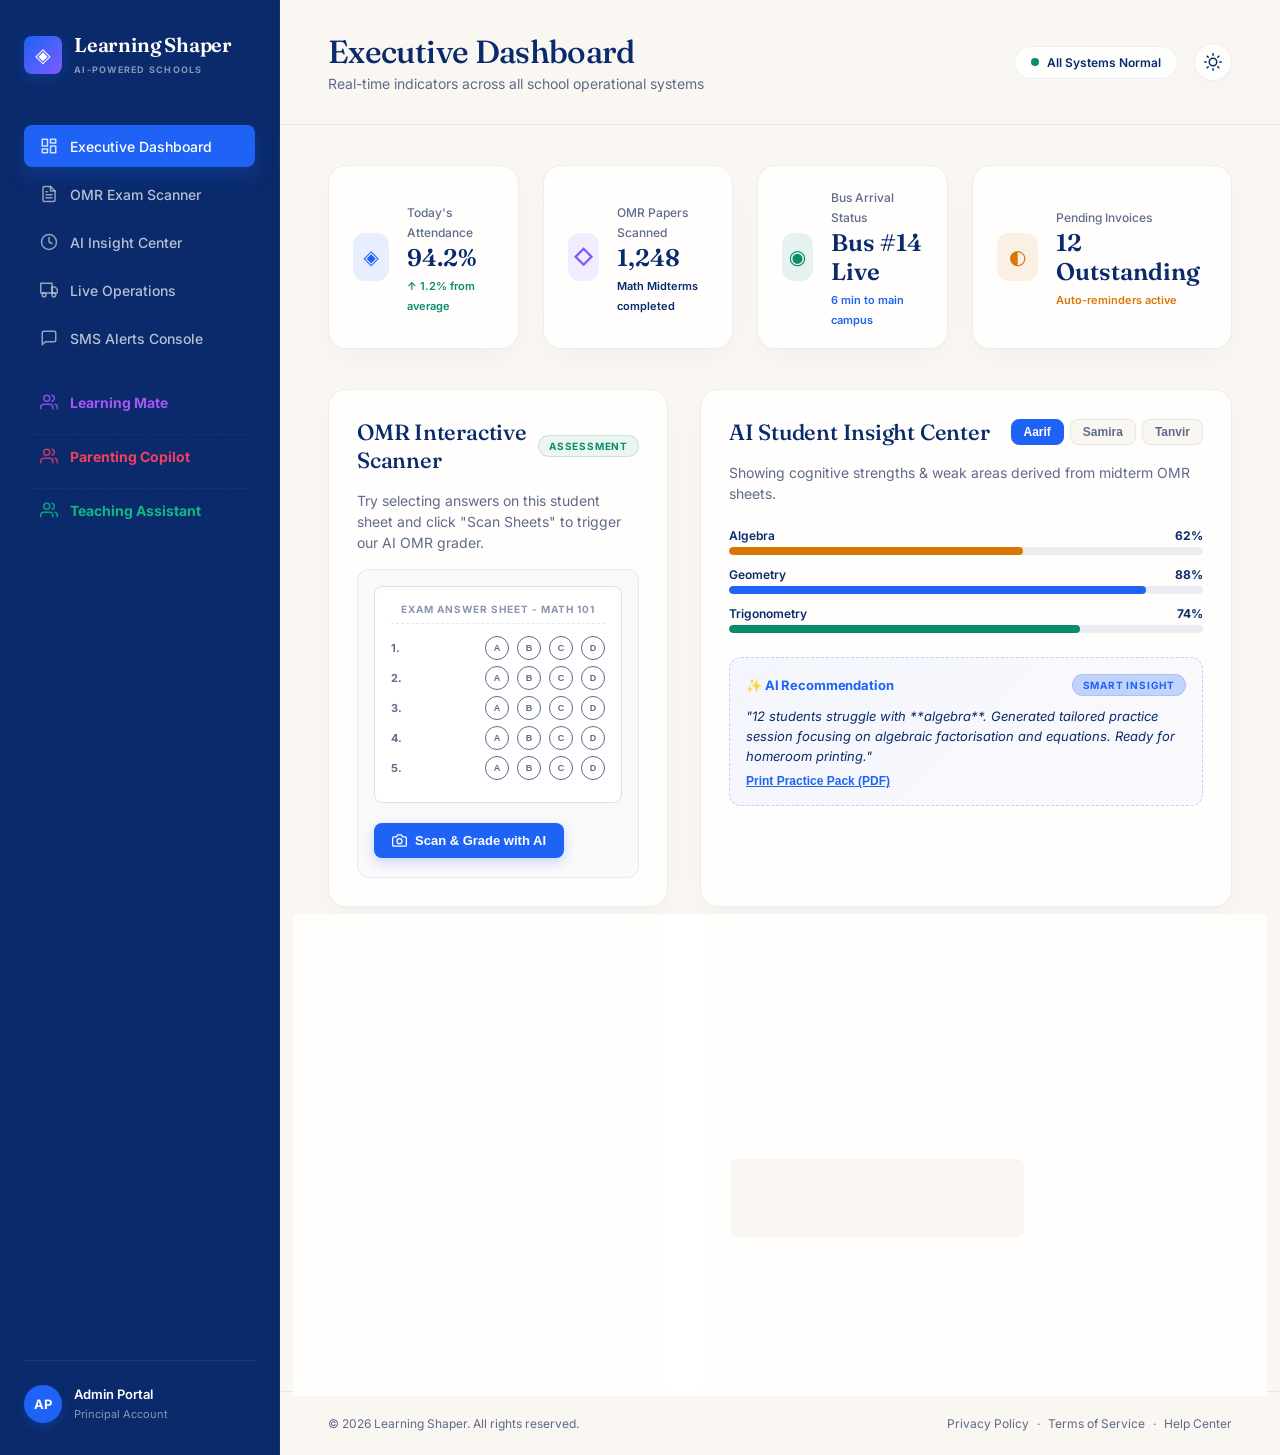
<file: index.html>
<!DOCTYPE html>
<html lang="en">
<head>
  <meta charset="utf-8">
  <meta name="viewport" content="width=device-width, initial-scale=1">
  <title>Learning Shaper — Interactive Demonstration Portal</title>
  
  <!-- Premium Google Fonts -->
  <link rel="preconnect" href="https://fonts.googleapis.com">
  <link rel="preconnect" href="https://fonts.gstatic.com" crossorigin>
  <link href="https://fonts.googleapis.com/css2?family=Fraunces:ital,opsz,wght@0,9..144,300..700;1,9..144,300..700&family=Inter:wght@400;500;600;700&family=JetBrains+Mono:wght@400;500&display=swap" rel="stylesheet">
  
  <!-- Core Design CSS Link -->
  <link rel="stylesheet" href="styles.css">
</head>
<body>

  <!-- Layout Wrapper -->
  <div class="ls-app-layout">
    
    <!-- Sidebar Navigation -->
    <aside class="ls-sidebar">
      <div class="ls-brand">
        <div class="ls-logo-icon">
          <span>◈</span>
        </div>
        <div class="ls-brand-text">
          <h2>Learning Shaper</h2>
          <span>AI-POWERED SCHOOLS</span>
        </div>
      </div>
      
      <nav class="ls-sidebar-menu">
        <a href="#dashboard" class="menu-item active" data-tab="dashboard">
          <svg class="menu-icon" viewBox="0 0 24 24" fill="none" stroke="currentColor" stroke-width="2" stroke-linecap="round" stroke-linejoin="round"><rect x="3" y="3" width="7" height="9"></rect><rect x="14" y="3" width="7" height="5"></rect><rect x="14" y="12" width="7" height="9"></rect><rect x="3" y="16" width="7" height="5"></rect></svg>
          <span>Executive Dashboard</span>
        </a>
        <a href="#omr" class="menu-item" data-tab="omr-tab">
          <svg class="menu-icon" viewBox="0 0 24 24" fill="none" stroke="currentColor" stroke-width="2" stroke-linecap="round" stroke-linejoin="round"><path d="M14 2H6a2 2 0 0 0-2 2v16a2 2 0 0 0 2 2h12a2 2 0 0 0 2-2V8z"></path><polyline points="14 2 14 8 20 8"></polyline><line x1="16" y1="13" x2="8" y2="13"></line><line x1="16" y1="17" x2="8" y2="17"></line><polyline points="10 9 9 9 8 9"></polyline></svg>
          <span>OMR Exam Scanner</span>
        </a>
        <a href="#ai-insights" class="menu-item" data-tab="ai-tab">
          <svg class="menu-icon" viewBox="0 0 24 24" fill="none" stroke="currentColor" stroke-width="2" stroke-linecap="round" stroke-linejoin="round"><path d="M12 22c5.523 0 10-4.477 10-10S17.523 2 12 2 2 6.477 2 12s4.477 10 10 10z"></path><path d="M12 6v6l4 2"></path></svg>
          <span>AI Insight Center</span>
        </a>
        <a href="#operations" class="menu-item" data-tab="ops-tab">
          <svg class="menu-icon" viewBox="0 0 24 24" fill="none" stroke="currentColor" stroke-width="2" stroke-linecap="round" stroke-linejoin="round"><rect x="1" y="3" width="15" height="13"></rect><polygon points="16 8 20 8 23 11 23 16 16 16 16 8"></polygon><circle cx="5.5" cy="18.5" r="2.5"></circle><circle cx="18.5" cy="18.5" r="2.5"></circle></svg>
          <span>Live Operations</span>
        </a>
        <a href="#comms" class="menu-item" data-tab="comms-tab">
          <svg class="menu-icon" viewBox="0 0 24 24" fill="none" stroke="currentColor" stroke-width="2" stroke-linecap="round" stroke-linejoin="round"><path d="M21 15a2 2 0 0 1-2 2H7l-4 4V5a2 2 0 0 1 2-2h14a2 2 0 0 1 2 2z"></path></svg>
          <span>SMS Alerts Console</span>
        </a>
        <a href="./studentapp/index.html" class="menu-item" target="_blank" style="border-top: 1px dashed rgba(30, 99, 245, 0.15); margin-top: 15px; color: #a855f7;">
          <svg class="menu-icon" viewBox="0 0 24 24" fill="none" stroke="#a855f7" stroke-width="2" stroke-linecap="round" stroke-linejoin="round"><path d="M17 21v-2a4 4 0 0 0-4-4H5a4 4 0 0 0-4 4v2"></path><circle cx="9" cy="7" r="4"></circle><path d="M23 21v-2a4 4 0 0 0-3-3.87"></path><path d="M16 3.13a4 4 0 0 1 0 7.75"></path></svg>
          <span style="font-weight: 700;">Learning Mate</span>
        </a>
        <a href="./parentapp/index.html" class="menu-item" target="_blank" style="border-top: 1px dashed rgba(244, 63, 94, 0.15); margin-top: 5px; color: #f43f5e;">
          <svg class="menu-icon" viewBox="0 0 24 24" fill="none" stroke="#f43f5e" stroke-width="2" stroke-linecap="round" stroke-linejoin="round"><path d="M17 21v-2a4 4 0 0 0-4-4H5a4 4 0 0 0-4 4v2"></path><circle cx="9" cy="7" r="4"></circle><path d="M23 21v-2a4 4 0 0 0-3-3.87"></path><path d="M16 3.13a4 4 0 0 1 0 7.75"></path></svg>
          <span style="font-weight: 700;">Parenting Copilot</span>
        </a>
        <a href="./teacherapp/index.html" class="menu-item" target="_blank" style="border-top: 1px dashed rgba(16, 185, 129, 0.15); margin-top: 5px; color: #10b981;">
          <svg class="menu-icon" viewBox="0 0 24 24" fill="none" stroke="#10b981" stroke-width="2" stroke-linecap="round" stroke-linejoin="round"><path d="M17 21v-2a4 4 0 0 0-4-4H5a4 4 0 0 0-4 4v2"></path><circle cx="9" cy="7" r="4"></circle><path d="M23 21v-2a4 4 0 0 0-3-3.87"></path><path d="M16 3.13a4 4 0 0 1 0 7.75"></path></svg>
          <span style="font-weight: 700;">Teaching Assistant</span>
        </a>
      </nav>
      
      <!-- User profile block at bottom of sidebar -->
      <div class="sidebar-footer">
        <div class="user-avatar">AP</div>
        <div class="user-info">
          <h4>Admin Portal</h4>
          <span>Principal Account</span>
        </div>
      </div>
    </aside>
    
    <!-- Main Content Panel -->
    <main class="ls-main">
      
      <!-- Top navbar inside main area -->
      <header class="ls-header">
        <div class="header-left">
          <h1 id="page-title">Executive Dashboard</h1>
          <p class="header-subtitle">Real-time indicators across all school operational systems</p>
        </div>
        <div class="header-right">
          <!-- Status Pill -->
          <div class="status-indicator">
            <span class="pulse-dot"></span>
            <span>All Systems Normal</span>
          </div>
          
          <!-- Mode Switcher -->
          <button class="theme-toggle" id="theme-btn" aria-label="Toggle dark mode">
            <svg class="sun-icon" viewBox="0 0 24 24" fill="none" stroke="currentColor" stroke-width="2" stroke-linecap="round" stroke-linejoin="round"><circle cx="12" cy="12" r="5"></circle><line x1="12" y1="1" x2="12" y2="3"></line><line x1="12" y1="21" x2="12" y2="23"></line><line x1="4.22" y1="4.22" x2="5.64" y2="5.64"></line><line x1="18.36" y1="18.36" x2="19.78" y2="19.78"></line><line x1="1" y1="12" x2="3" y2="12"></line><line x1="21" y1="12" x2="23" y2="12"></line><line x1="4.22" y1="19.78" x2="5.64" y2="18.36"></line><line x1="18.36" y1="5.64" x2="19.78" y2="4.22"></line></svg>
          </button>
        </div>
      </header>
      
      <!-- Tab Content Area -->
      <div class="ls-content">
        
        <!-- ================= EXECUTIVE DASHBOARD TAB ================= -->
        <section id="dashboard" class="tab-pane active">
          
          <!-- Quick Status Cards -->
          <div class="stats-row grid-4">
            <div class="glass-card stat-card">
              <div class="stat-icon" style="background: rgba(30, 99, 245, 0.1); color: #1e63f5;">◈</div>
              <div class="stat-details">
                <span>Today's Attendance</span>
                <h3>94.2%</h3>
                <small class="green-text">↑ 1.2% from average</small>
              </div>
            </div>
            
            <div class="glass-card stat-card">
              <div class="stat-icon" style="background: rgba(124, 92, 255, 0.1); color: #7c5cff;">◇</div>
              <div class="stat-details">
                <span>OMR Papers Scanned</span>
                <h3>1,248</h3>
                <small>Math Midterms completed</small>
              </div>
            </div>
            
            <div class="glass-card stat-card">
              <div class="stat-icon" style="background: rgba(10, 139, 108, 0.1); color: #0a8b6c;">◉</div>
              <div class="stat-details">
                <span>Bus Arrival Status</span>
                <h3>Bus #14 Live</h3>
                <small class="blue-text">6 min to main campus</small>
              </div>
            </div>
            
            <div class="glass-card stat-card">
              <div class="stat-icon" style="background: rgba(217, 119, 6, 0.1); color: #d97706;">◐</div>
              <div class="stat-details">
                <span>Pending Invoices</span>
                <h3>12 Outstanding</h3>
                <small class="amber-text">Auto-reminders active</small>
              </div>
            </div>
          </div>
          
          <!-- Dashboard Layout Grid -->
          <div class="dashboard-grid grid-2">
            
            <!-- Quick OMR Simulator Preview -->
            <div class="glass-card panel-card">
              <div class="card-header">
                <h3>OMR Interactive Scanner</h3>
                <span class="badge">Assessment</span>
              </div>
              <p class="card-desc">Try selecting answers on this student sheet and click "Scan Sheets" to trigger our AI OMR grader.</p>
              
              <div class="mini-omr-container">
                <!-- Mini Bubble sheet preview -->
                <div class="mock-sheet">
                  <div class="sheet-title">EXAM ANSWER SHEET - MATH 101</div>
                  
                  <div class="bubble-rows" id="dashboard-bubble-rows">
                    <!-- Javascript will inject 5 quick rows here -->
                  </div>
                </div>
                
                <div class="omr-action-panel">
                  <button class="primary-btn" id="dash-scan-btn">
                    <svg class="btn-icon" viewBox="0 0 24 24" fill="none" stroke="currentColor" stroke-width="2"><path d="M23 19a2 2 0 0 1-2 2H3a2 2 0 0 1-2-2V8a2 2 0 0 1 2-2h4l2-3h6l2 3h4a2 2 0 0 1 2 2z"></path><circle cx="12" cy="13" r="4"></circle></svg>
                    Scan & Grade with AI
                  </button>
                  <div class="scan-status-indicator hidden" id="dash-scan-status">
                    <div class="spinner"></div>
                    <span>AI shadow correction...</span>
                  </div>
                  <div class="grading-result-alert hidden" id="dash-grading-result">
                    <span class="result-score">Score: <strong id="dash-score-val">8/10</strong></span>
                    <span class="result-ranking">Rank: <strong id="dash-rank-val">#4/35</strong></span>
                  </div>
                </div>
              </div>
            </div>
            
            <!-- AI Insights and Personalized Path -->
            <div class="glass-card panel-card">
              <div class="card-header">
                <h3>AI Student Insight Center</h3>
                <div class="student-select">
                  <button class="select-btn active" data-student="aarif">Aarif</button>
                  <button class="select-btn" data-student="samira">Samira</button>
                  <button class="select-btn" data-student="tanvir">Tanvir</button>
                </div>
              </div>
              <p class="card-desc" id="student-tagline">Showing cognitive strengths & weak areas derived from midterm OMR sheets.</p>
              
              <!-- Topic bars -->
              <div class="topic-bars">
                <div class="topic-bar-group">
                  <div class="bar-header">
                    <span>Algebra</span>
                    <strong class="bar-percent" id="bar-algebra-val">62%</strong>
                  </div>
                  <div class="bar-track">
                    <div class="bar-fill amber" id="bar-algebra" style="width: 62%;"></div>
                  </div>
                </div>
                
                <div class="topic-bar-group">
                  <div class="bar-header">
                    <span>Geometry</span>
                    <strong class="bar-percent" id="bar-geometry-val">88%</strong>
                  </div>
                  <div class="bar-track">
                    <div class="bar-fill blue" id="bar-geometry" style="width: 88%;"></div>
                  </div>
                </div>
                
                <div class="topic-bar-group">
                  <div class="bar-header">
                    <span>Trigonometry</span>
                    <strong class="bar-percent" id="bar-trig-val">74%</strong>
                  </div>
                  <div class="bar-track">
                    <div class="bar-fill green" id="bar-trig" style="width: 74%;"></div>
                  </div>
                </div>
              </div>
              
              <!-- AI Practice Plan Recommendation -->
              <div class="ai-box">
                <div class="ai-box-header">
                  <div class="ai-stars">✨ AI Recommendation</div>
                  <span class="badge secondary" id="insight-badge">Smart Insight</span>
                </div>
                <div class="ai-box-body">
                  <p id="ai-plan-text">"12 students struggle with **algebra**. Generated tailored practice session focusing on algebraic factorisation and equations. Ready for homeroom printing."</p>
                  <button class="text-link-btn" id="generate-pdf-plan">Print Practice Pack (PDF)</button>
                </div>
              </div>
            </div>
            
            <!-- Live Operations: Bus Tracker -->
            <div class="glass-card panel-card">
              <div class="card-header">
                <h3>Transport & Fleet Operations</h3>
                <span class="badge live">Live</span>
              </div>
              <p class="card-desc">Simulated tracker showing GPS positioning of school vehicles. Watch **Bus #14** transition back to campus.</p>
              
              <div class="live-map-container">
                <!-- SVG animated bus route -->
                <div class="map-graphics">
                  <!-- Road Dotted Path -->
                  <svg width="100%" height="150" style="position: absolute; overflow: visible;">
                    <defs>
                      <linearGradient id="routeGrad" x1="0%" y1="0%" x2="100%" y2="0%">
                        <stop offset="0%" stop-color="#1e63f5" stop-opacity="0.1" />
                        <stop offset="100%" stop-color="#1e63f5" stop-opacity="0.9" />
                      </linearGradient>
                    </defs>
                    
                    <!-- Dotted map roads -->
                    <path class="map-road-bg" d="M 20,75 Q 160,10 300,90 T 580,60" fill="none" stroke="#e1e6f0" stroke-width="6" stroke-linecap="round"></path>
                    <path class="map-road" id="bus-route-path" d="M 20,75 Q 160,10 300,90 T 580,60" fill="none" stroke="url(#routeGrad)" stroke-width="4" stroke-dasharray="8,5" stroke-linecap="round"></path>
                    
                    <!-- Animated bus dot -->
                    <circle class="animated-bus-dot" id="map-bus-dot" r="8" fill="#1e63f5" filter="drop-shadow(0 4px 6px rgba(30,99,245,0.4))"></circle>
                  </svg>
                  
                  <!-- Place markers overlay -->
                  <div class="map-marker source" style="left: 10px; top: 60px;">
                    <div class="marker-dot"></div>
                    <span>Dhanmondi Stop</span>
                  </div>
                  
                  <div class="map-marker middle" style="left: 285px; top: 75px;">
                    <div class="marker-dot"></div>
                    <span>Flyover Junction</span>
                  </div>
                  
                  <div class="map-marker destination" style="right: 15px; top: 45px;">
                    <div class="marker-dot animated"></div>
                    <span>Main School Campus</span>
                  </div>
                  
                  <!-- Floating tracker details card -->
                  <div class="map-floating-overlay">
                    <div class="overlay-row">
                      <div class="overlay-label">ACTIVE BUS:</div>
                      <div class="overlay-value bold">Bus #14 (Route A)</div>
                    </div>
                    <div class="overlay-row">
                      <div class="overlay-label">ETA:</div>
                      <div class="overlay-value bold green-text" id="bus-eta">5 mins</div>
                    </div>
                    <div class="overlay-row">
                      <div class="overlay-label">SPEED:</div>
                      <div class="overlay-value">34 km/h</div>
                    </div>
                  </div>
                </div>
              </div>
            </div>
            
            <!-- SMS Alerts & Messaging Desk -->
            <div class="glass-card panel-card">
              <div class="card-header">
                <h3>Parent Communication Desk</h3>
                <span class="badge">Messaging</span>
              </div>
              <p class="card-desc">Instantly dispatch customized notifications to parent databases based on real-time triggers.</p>
              
              <div class="sms-portal-grid">
                <div class="sms-composer">
                  <div class="composer-field">
                    <label for="sms-template-select">Select Template:</label>
                    <select id="sms-template-select">
                      <option value="attendance">Daily Absent Alert (Automatic)</option>
                      <option value="exam">OMR Math Exam Results Published</option>
                      <option value="fees">Invoice & Tuition Outstanding Reminders</option>
                    </select>
                  </div>
                  
                  <div class="composer-field">
                    <label for="sms-body">Message Content Preview:</label>
                    <textarea id="sms-body" readonly class="sms-textarea">Dear Parent, your child Aarif was absent for homeroom class at 9:00 AM on 2026-05-22. Please contact the coordinator if you have any questions.</textarea>
                  </div>
                  
                  <button class="primary-btn wide" id="send-sms-btn">
                    <svg class="btn-icon" viewBox="0 0 24 24" fill="none" stroke="currentColor" stroke-width="2"><line x1="22" y1="2" x2="11" y2="13"></line><polygon points="22 2 15 22 11 13 2 9 22 2"></polygon></svg>
                    Send Instant SMS Alert
                  </button>
                </div>
                
                <div class="sms-logs-container">
                  <div class="logs-header">COMMUNICATION LOGGER</div>
                  <div class="logs-body" id="sms-logs">
                    <div class="log-entry">
                      <span class="log-time">12:20 PM</span>
                      <span class="log-type fees">FEE</span>
                      <span class="log-msg">Tuition invoice auto-reminder sent to 48 parents.</span>
                    </div>
                    <div class="log-entry">
                      <span class="log-time">09:15 AM</span>
                      <span class="log-type attendance">ATTENDANCE</span>
                      <span class="log-msg">Absentee SMS sent to Aarif's guardian (+88017******22)</span>
                    </div>
                  </div>
                </div>
              </div>
            </div>
            
          </div>
        </section>
        
        <!-- ================= FULL OMR EXAM SCANNER TAB ================= -->
        <section id="omr-tab" class="tab-pane">
          <div class="glass-card panel-card">
            <div class="card-header">
              <h2>Interactive OMR Exam Scanner Simulator</h2>
              <span class="badge">Assessment</span>
            </div>
            <p class="card-desc">This tab represents a dedicated assessment control suite. Bubble in answers manually, click "Batch Grade Sheets", and observe the AI model resolve shadows, skewed angles, and ambiguous marks in real-time before publishing results.</p>
            
            <div class="omr-suite-layout">
              <!-- Interactive Bubble sheet -->
              <div class="full-bubble-sheet">
                <div class="sheet-header">
                  <h3>OMR ANSWER SHEET</h3>
                  <div class="sheet-meta">
                    <div><strong>TERM:</strong> MID-TERM EXAM</div>
                    <div><strong>SUBJECT:</strong> MATHEMATICS (CLASS 10)</div>
                  </div>
                </div>
                
                <div class="sheet-bubble-grid" id="full-bubble-grid">
                  <!-- Javascript will inject 15 questions here -->
                </div>
                
                <div class="sheet-footer">
                  <button class="secondary-btn" id="randomize-bubbles">Generate Random Answers</button>
                  <button class="secondary-btn" id="clear-bubbles">Reset Sheet</button>
                </div>
              </div>
              
              <!-- Grading Side Control Panel -->
              <div class="omr-control-panel">
                <div class="glass-card sub-panel">
                  <h4>AI OCR Parameters</h4>
                  
                  <div class="slider-control">
                    <label>Shadow Correction Intensity: <strong>85%</strong></label>
                    <div class="mock-slider"><div class="slider-fill" style="width: 85%;"></div></div>
                  </div>
                  
                  <div class="slider-control">
                    <label>Bubble Detection Sensitivity: <strong>92%</strong></label>
                    <div class="mock-slider"><div class="slider-fill" style="width: 92%;"></div></div>
                  </div>
                  
                  <div class="options-group">
                    <label class="checkbox-container">
                      <input type="checkbox" checked disabled>
                      <span class="checkmark"></span>
                      Auto-shadow Removal
                    </label>
                    <label class="checkbox-container">
                      <input type="checkbox" checked disabled>
                      <span class="checkmark"></span>
                      Ambiguity Conflict Flagging
                    </label>
                    <label class="checkbox-container">
                      <input type="checkbox" checked disabled>
                      <span class="checkmark"></span>
                      Bilingual Bangla Labels
                    </label>
                  </div>
                </div>
                
                <div class="glass-card sub-panel scan-action-card">
                  <h4>Operations Execution</h4>
                  <button class="primary-btn wide large" id="full-scan-btn">
                    Execute Bulk AI Scan
                  </button>
                  
                  <div class="scan-progress-bar hidden" id="full-scan-progress">
                    <div class="progress-info">
                      <span id="scan-progress-stage">Resolving skewed angles...</span>
                      <span id="scan-progress-percent">40%</span>
                    </div>
                    <div class="progress-track"><div class="progress-fill" id="full-progress-fill" style="width: 40%;"></div></div>
                  </div>
                  
                  <div class="detailed-results hidden" id="full-scan-results">
                    <h4>Grading Execution Report</h4>
                    <table class="results-table">
                      <tr>
                        <td>Total Questions</td>
                        <td class="bold">15</td>
                      </tr>
                      <tr>
                        <td>Correct Answers</td>
                        <td class="bold green-text" id="correct-count">12</td>
                      </tr>
                      <tr>
                        <td>Incorrect Answers</td>
                        <td class="bold red-text" id="incorrect-count">3</td>
                      </tr>
                      <tr>
                        <td>Unanswered/Flagged</td>
                        <td class="bold amber-text" id="flagged-count">0</td>
                      </tr>
                      <tr class="highlight-row">
                        <td>Grade Performance</td>
                        <td class="bold blue-text" id="grade-percent">80.0% (A-)</td>
                      </tr>
                    </table>
                    
                    <button class="primary-btn wide secondary" id="push-sms-results-btn">
                      Broadcast Marks via SMS
                    </button>
                  </div>
                </div>
              </div>
            </div>
          </div>
        </section>
        
        <!-- ================= FULL AI INSIGHT TAB ================= -->
        <section id="ai-tab" class="tab-pane">
          <div class="glass-card panel-card">
            <div class="card-header">
              <h2>Cognitive AI Analytics Center</h2>
              <span class="badge primary">AI Layer</span>
            </div>
            
            <div class="ai-analytics-layout">
              <!-- Cognitive Profiler Side -->
              <div class="profiler-card glass-card">
                <div class="profile-header">
                  <div class="profile-large-avatar" id="ai-profile-avatar">AA</div>
                  <div class="profile-title">
                    <h3 id="ai-profile-name">Aarif Al-Masoom</h3>
                    <span id="ai-profile-class">Class 10 · Roll #04</span>
                  </div>
                </div>
                
                <div class="cognitive-radar-visual">
                  <!-- A beautiful geometric graphic representing cognitive skills -->
                  <div class="radar-box">
                    <div class="radar-circle size-3"></div>
                    <div class="radar-circle size-2"></div>
                    <div class="radar-circle size-1"></div>
                    <!-- Diagonal spokes -->
                    <div class="radar-spoke angle-1"></div>
                    <div class="radar-spoke angle-2"></div>
                    <div class="radar-spoke angle-3"></div>
                    
                    <!-- Highlighted Area Map using SVG -->
                    <svg class="radar-poly-svg" viewBox="0 0 200 200">
                      <polygon class="radar-poly" id="radar-poly-points" points="100,60 160,85 140,150 70,130 50,90" />
                    </svg>
                    
                    <span class="radar-label label-top">Logic</span>
                    <span class="radar-label label-right">Calculation</span>
                    <span class="radar-label label-bottom-right">Spatial</span>
                    <span class="radar-label label-bottom-left">Memory</span>
                    <span class="radar-label label-left">Curiosity</span>
                  </div>
                </div>
              </div>
              
              <!-- Cohort and Practice Plan Column -->
              <div class="cohort-insights-col">
                <div class="glass-card sub-panel">
                  <h4>Cohort Knowledge Gap (Math Section B)</h4>
                  <p class="small-text">Aggregated cohort vulnerabilities computed from all section midterm answer sheets.</p>
                  
                  <div class="gap-indicator-list">
                    <div class="gap-item alert-high">
                      <div class="gap-icon">⚠️</div>
                      <div class="gap-info">
                        <strong>Quadratics (High Risk)</strong>
                        <span>18 students scored below 50% criteria.</span>
                      </div>
                      <button class="primary-btn compact generate-lesson-btn" data-topic="quadratics">Plan Lesson</button>
                    </div>
                    
                    <div class="gap-item alert-medium">
                      <div class="gap-icon">📈</div>
                      <div class="gap-info">
                        <strong>Trigonometric Identities</strong>
                        <span>Class average down 8% from last term.</span>
                      </div>
                      <button class="primary-btn compact generate-lesson-btn" data-topic="trigonometry">Plan Lesson</button>
                    </div>
                  </div>
                </div>
                
                <div class="glass-card sub-panel ai-plan-card">
                  <div class="ai-spark-header">
                    <h4>✨ Dynamic AI Lesson Generator</h4>
                    <span class="badge premium">PRO</span>
                  </div>
                  
                  <div class="generator-input-row" id="gen-controls-row">
                    <select id="lesson-topic-select">
                      <option value="quadratics">Quadratic Equations & Roots</option>
                      <option value="trigonometry">Trigonometric Identities & Sine Rule</option>
                      <option value="algebra">Algebraic Polynomial Factorisation</option>
                    </select>
                    <button class="primary-btn" id="generate-lesson-btn">Generate Plan</button>
                  </div>
                  
                  <!-- Dynamic Output panel -->
                  <div class="generated-lesson-output" id="lesson-output-box">
                    <div class="placeholder-msg">Select a cohort gap topic above and click generate to run the AI curriculum planner.</div>
                  </div>
                </div>
              </div>
            </div>
          </div>

          <!-- Productivity Analytics Hub Widget -->
          <div class="glass-card panel-card" style="margin-top: 24px;" id="dashboardProductivityHub">
            <div class="card-header">
              <h2>Productivity & Focus Analytics Hub</h2>
              <span class="badge premium">Study Focus Ecosystem</span>
            </div>
            
            <!-- Real-time KPIs grid -->
            <div style="display: grid; grid-template-columns: repeat(3, 1fr); gap: 16px; margin-bottom: 20px;">
              <div class="glass-card sub-panel" style="padding: 12px; text-align: center; background: rgba(255,255,255,0.02); border-color: rgba(255,255,255,0.08);">
                <span style="font-size: 10px; color: var(--text-muted); text-transform: uppercase; font-weight: 700;">School-Wide Focus Hours</span>
                <h3 style="font-size: 22px; color: var(--accent-green); margin: 6px 0 0 0; display: flex; align-items: center; justify-content: center; gap: 4px;" id="dashFocusHours">
                  <span>248.5 hrs</span>
                  <span style="font-size: 12px; color: var(--accent-green);">↑</span>
                </h3>
              </div>
              <div class="glass-card sub-panel" style="padding: 12px; text-align: center; background: rgba(255,255,255,0.02); border-color: rgba(255,255,255,0.08);">
                <span style="font-size: 10px; color: var(--text-muted); text-transform: uppercase; font-weight: 700;">Active Focus Lockdowns</span>
                <h3 style="font-size: 22px; color: var(--accent-rose); margin: 6px 0 0 0; display: flex; align-items: center; justify-content: center; gap: 6px;" id="dashActiveFocuses">
                  <span id="dashActiveFocusCount">0</span>
                  <span style="display: none; width: 8px; height: 8px; background: var(--error-color); border-radius: 50%; box-shadow: 0 0 8px var(--error-color); animation: pulseRed 1s infinite;" id="dashFocusPulseDot"></span>
                </h3>
              </div>
              <div class="glass-card sub-panel" style="padding: 12px; text-align: center; background: rgba(255,255,255,0.02); border-color: rgba(255,255,255,0.08);">
                <span style="font-size: 10px; color: var(--text-muted); text-transform: uppercase; font-weight: 700;">Average Streaks</span>
                <h3 style="font-size: 22px; color: #f59e0b; margin: 6px 0 0 0;" id="dashFocusStreak">5.4 Days</h3>
              </div>
            </div>

            <!-- Active focused student list -->
            <div class="glass-card sub-panel" style="padding: 16px; background: rgba(0,0,0,0.1); border-color: rgba(255,255,255,0.05);">
              <h4 style="margin: 0 0 12px 0; font-size: 13px; font-weight: 700; color: #fff; display: flex; align-items: center; gap: 8px;">
                <span>Actively Focused Students</span>
                <span style="font-size: 9px; padding: 2px 6px; background: rgba(239, 68, 68, 0.15); color: #ef4444; border-radius: 20px; font-weight: 800; border: 1px solid rgba(239, 68, 68, 0.25); display: none;" id="dashLockdownBadge">Lockdown Console Active</span>
              </h4>
              
              <div id="dashActiveStudentsListContainer">
                <!-- Placeholder / Empty state -->
                <div id="dashActiveStudentsPlaceholder" style="text-align: center; padding: 20px; color: var(--text-muted); font-size: 12px;">
                  <span style="font-size: 20px; display: block; margin-bottom: 6px;">⏳</span>
                  No students are currently in active focus lockdown. Start the Pomodoro timer in the Learning Mate app to see live streams.
                </div>
                
                <!-- Live row (initially hidden) -->
                <div id="dashActiveStudentRow" style="display: none; align-items: center; justify-content: space-between; background: rgba(255,255,255,0.02); border: 1px solid rgba(255,255,255,0.05); padding: 12px 16px; border-radius: 12px;">
                  <div style="display: flex; align-items: center; gap: 12px;">
                    <div style="width: 36px; height: 36px; border-radius: 50%; background: linear-gradient(135deg, var(--accent-color), var(--primary)); display: flex; align-items: center; justify-content: center; font-weight: bold; color: #fff; font-size: 14px; position: relative;">
                      <span>AA</span>
                      <span style="position: absolute; bottom: -2px; right: -2px; width: 12px; height: 12px; border-radius: 50%; background: var(--error-color); border: 2px solid #111e3b;" id="dashRosterFlameBadge">🔥</span>
                    </div>
                    <div>
                      <h4 style="margin: 0; font-size: 13px; font-weight: 700; color: #fff;">Aarif Al-Masoom</h4>
                      <p style="margin: 3px 0 0 0; font-size: 11px; color: var(--text-muted);" id="dashActiveStudentTask">Task: Factoring Quadratics</p>
                    </div>
                  </div>
                  
                  <div style="display: flex; align-items: center; gap: 16px;">
                    <!-- SVG Countdown Timer -->
                    <div style="position: relative; width: 36px; height: 36px; display: flex; align-items: center; justify-content: center;">
                      <svg viewBox="0 0 36 36" style="width: 100%; height: 100%; transform: rotate(-90deg);">
                        <circle cx="18" cy="18" r="16" fill="none" stroke="rgba(255, 255, 255, 0.05)" stroke-width="2.5"></circle>
                        <circle cx="18" cy="18" r="16" fill="none" stroke="var(--accent-color)" stroke-width="2.5" stroke-dasharray="100.53" stroke-dashoffset="0" id="dashFocusRingOffset" style="transition: stroke-dashoffset 0.3s;"></circle>
                      </svg>
                      <span style="position: absolute; font-size: 9px; font-weight: 800; color: #fff;" id="dashFocusTimeText">25:00</span>
                    </div>
                    
                    <span style="padding: 4px 10px; border-radius: 20px; font-size: 9px; font-weight: 800; background: rgba(245, 158, 11, 0.15); color: #f59e0b; border: 1px solid rgba(245, 158, 11, 0.25);" id="dashActiveStudentStatus">Work Session</span>
                  </div>
                </div>
              </div>
            </div>
            
            <style>
              @keyframes pulseRed {
                0% { transform: scale(0.85); box-shadow: 0 0 4px rgba(239, 68, 68, 0.5); }
                100% { transform: scale(1.15); box-shadow: 0 0 10px rgba(239, 68, 68, 0.9); }
              }
            </style>
          </div>

          <!-- PrepCast Engagement Hub -->
          <div class="glass-card panel-card" style="margin-top: 24px;">
            <div class="card-header">
              <h2>PrepCast Engagement Center</h2>
              <span class="badge primary">Audio Study Analytics</span>
            </div>
            
            <div style="display: grid; grid-template-columns: repeat(4, 1fr); gap: 16px; margin-bottom: 20px;">
              <div class="glass-card sub-panel" style="padding: 12px; text-align: center; background: rgba(255,255,255,0.02);">
                <span style="font-size: 10px; color: var(--text-muted); text-transform: uppercase; font-weight: 700;">Active Listeners</span>
                <h3 style="font-size: 22px; color: var(--primary); margin: 6px 0 0 0;" id="dashActiveListeners">124</h3>
              </div>
              <div class="glass-card sub-panel" style="padding: 12px; text-align: center; background: rgba(255,255,255,0.02);">
                <span style="font-size: 10px; color: var(--text-muted); text-transform: uppercase; font-weight: 700;">Avg Prep Check Score</span>
                <h3 style="font-size: 22px; color: var(--accent-green); margin: 6px 0 0 0;" id="dashRetentionScore">87.5%</h3>
              </div>
              <div class="glass-card sub-panel" style="padding: 12px; text-align: center; background: rgba(255,255,255,0.02);">
                <span style="font-size: 10px; color: var(--text-muted); text-transform: uppercase; font-weight: 700;">Avg Speed Rate</span>
                <h3 style="font-size: 22px; color: #f59e0b; margin: 6px 0 0 0;" id="dashSpeedRate">1.25x</h3>
              </div>
              <div class="glass-card sub-panel" style="padding: 12px; text-align: center; background: rgba(255,255,255,0.02);">
                <span style="font-size: 10px; color: var(--text-muted); text-transform: uppercase; font-weight: 700;">Total XP Disbursed</span>
                <h3 style="font-size: 22px; color: var(--accent-rose); margin: 6px 0 0 0;" id="dashTotalXp">+4,250 XP</h3>
              </div>
            </div>

            <div class="glass-card sub-panel" style="padding: 16px; background: rgba(0,0,0,0.1);">
              <h4 style="margin: 0 0 12px 0; font-size: 14px; font-weight: 700; color: #fff;">Trending Preparation PrepCast Tracks</h4>
              <div style="overflow-x: auto;">
                <table style="width: 100%; border-collapse: collapse; text-align: left; font-size: 12px; color: var(--text-main);">
                  <thead>
                    <tr style="border-bottom: 2px solid rgba(255,255,255,0.1); color: var(--text-muted); font-weight: 700;">
                      <th style="padding: 10px 12px;">Episode Title</th>
                      <th style="padding: 10px 12px;">Subject</th>
                      <th style="padding: 10px 12px;">Difficulty</th>
                      <th style="padding: 10px 12px;">Author</th>
                      <th style="padding: 10px 12px; text-align: right;">Total Listens</th>
                    </tr>
                  </thead>
                  <tbody id="dashPodcastsTableBody">
                    <!-- Dynamic rendering from localStorage -->
                  </tbody>
                </table>
              </div>
            </div>
          </div>

        </section>
        
        <!-- ================= FULL OPERATIONS TAB ================= -->
        <section id="ops-tab" class="tab-pane">
          <div class="glass-card panel-card">
            <div class="card-header">
              <h2>Operations & Campus Logistics</h2>
              <span class="badge live">Live now</span>
            </div>
            
            <div class="ops-layout-grid grid-2">
              <div class="glass-card sub-panel">
                <h4>Today's Real-time Attendance Console</h4>
                <p class="card-desc">Continuous automatic synchronization with student entry gate terminals.</p>
                
                <div class="attendance-ring-analytics">
                  <div class="donut-chart-box">
                    <svg class="donut-chart" viewBox="0 0 100 100">
                      <circle class="donut-ring" cx="50" cy="50" r="40" fill="transparent" stroke="#e1e6f0" stroke-width="8"></circle>
                      <circle class="donut-segment" cx="50" cy="50" r="40" fill="transparent" stroke="#1e63f5" stroke-width="8" stroke-dasharray="236.8 251.2" stroke-dashoffset="0"></circle>
                    </svg>
                    <div class="donut-center">
                      <h3>94.2%</h3>
                      <span>Present</span>
                    </div>
                  </div>
                  
                  <div class="donut-labels">
                    <div class="d-label">
                      <span class="color-dot present"></span>
                      <div>
                        <strong>1,247 Present</strong>
                        <span>Auto-scanned at RFID gates</span>
                      </div>
                    </div>
                    
                    <div class="d-label">
                      <span class="color-dot absent"></span>
                      <div>
                        <strong>77 Absent</strong>
                        <span>12 Parent notifications sent</span>
                      </div>
                    </div>
                  </div>
                </div>
              </div>
              
              <div class="glass-card sub-panel">
                <h4>Live Transport Fleet Monitor</h4>
                <p class="card-desc">Active tracking of bus routes. Parents receive alerts when buses cross 1km threshold boundaries.</p>
                
                <div class="transport-routes-list">
                  <div class="route-card active">
                    <div class="route-left">
                      <div class="route-bus-number">BUS #14</div>
                      <div class="route-details">
                        <strong>Dhanmondi Express</strong>
                        <span id="route-bus-desc">Approaching Main Campus gate.</span>
                      </div>
                    </div>
                    <div class="route-right">
                      <div class="eta-pill" id="route-eta-val">5 min</div>
                      <span class="ping-signal"></span>
                    </div>
                  </div>
                  
                  <div class="route-card">
                    <div class="route-left">
                      <div class="route-bus-number inactive">BUS #08</div>
                      <div class="route-details">
                        <strong>Uttara Shuttler</strong>
                        <span>Parked. Morning shifts completed.</span>
                      </div>
                    </div>
                    <div class="route-right">
                      <div class="eta-pill inactive">Offline</div>
                    </div>
                  </div>
                </div>
              </div>
            </div>
          </div>
        </section>
        
        <!-- ================= FULL COMMS TAB ================= -->
        <section id="comms-tab" class="tab-pane">
          <div class="glass-card panel-card">
            <div class="card-header">
              <h2>Parent-Teacher SMS Broadcasting Suite</h2>
              <span class="badge">Communications</span>
            </div>
            <p class="card-desc">Trigger SMS communications across classrooms. Select recipients, load message logs, or send bulk broadcasts based on academic benchmarks.</p>
            
            <div class="comms-layout-grid">
              <div class="comms-composer-side glass-card">
                <h4>Dispatch New Broadcast</h4>
                
                <div class="form-row">
                  <label>Recipient Target Group:</label>
                  <select id="comms-recipient-select">
                    <option value="class10">Class 10 (Guardians of 35 Students)</option>
                    <option value="failures">Guardians of Students Scoring Below 50%</option>
                    <option value="all">Entire Student Directory (1,247 Guardians)</option>
                  </select>
                </div>
                
                <div class="form-row">
                  <label>Alert Title & Trigger:</label>
                  <select id="comms-trigger-select">
                    <option value="custom">Manual General Broadcast</option>
                    <option value="report">Midterm Report Cards Dispatched</option>
                    <option value="holiday">Urgent Campus Holiday Announcement</option>
                  </select>
                </div>
                
                <div class="form-row">
                  <label>Message Content:</label>
                  <textarea class="sms-textarea large" id="comms-sms-body">Dear Parent, we have completed scanning of Class 10 Mathematics Midterms. The digital grade cards are now accessible in your parent app portal. Average: 74.2%.</textarea>
                </div>
                
                <button class="primary-btn wide large" id="comms-dispatch-btn">
                  Launch Broadcast Queue
                </button>
              </div>
              
              <div class="comms-log-side glass-card">
                <h4>Broadcast Queue & SMS Logs</h4>
                <div class="comms-status-bar">
                  <span>API Status: <strong class="green-text">CONNECTED (TeleTalk gateway)</strong></span>
                  <span>Balance: <strong>৳2,482.40</strong></span>
                </div>
                
                <div class="full-logs-list" id="comms-full-logs">
                  <div class="log-entry">
                    <span class="log-time">12:20 PM</span>
                    <span class="log-type fees">FEE</span>
                    <span class="log-msg">Outstanding tuition auto-reminders processed for 48 accounts. Delivery Rate: 100%.</span>
                  </div>
                  <div class="log-entry">
                    <span class="log-time">09:15 AM</span>
                    <span class="log-type attendance">ABSENT</span>
                    <span class="log-msg">Class B homeroom absences dispatched to 12 guardians. Delivery Rate: 91.6%</span>
                  </div>
                  <div class="log-entry">
                    <span class="log-time">Yesterday</span>
                    <span class="log-type notice">NOTICE</span>
                    <span class="log-msg">General SMS alert: "Sports Day Schedule Updated" sent to 1,247 accounts.</span>
                  </div>
                </div>
              </div>
            </div>
          </div>
        </section>
        
      </div>
      
      <!-- Premium App Footer -->
      <footer class="ls-footer">
        <p>© <span id="current-year">2026</span> Learning Shaper. All rights reserved.</p>
        <div class="footer-links">
          <a href="#">Privacy Policy</a>
          <span>·</span>
          <a href="#">Terms of Service</a>
          <span>·</span>
          <a href="#">Help Center</a>
        </div>
      </footer>
      
    </main>
    
  </div>

  <!-- Toast Notification System -->
  <div class="toast-container" id="toast-holder"></div>

  <!-- Javascript Core Files -->
  <script src="app.js" defer></script>
</body>
</html>
</file>
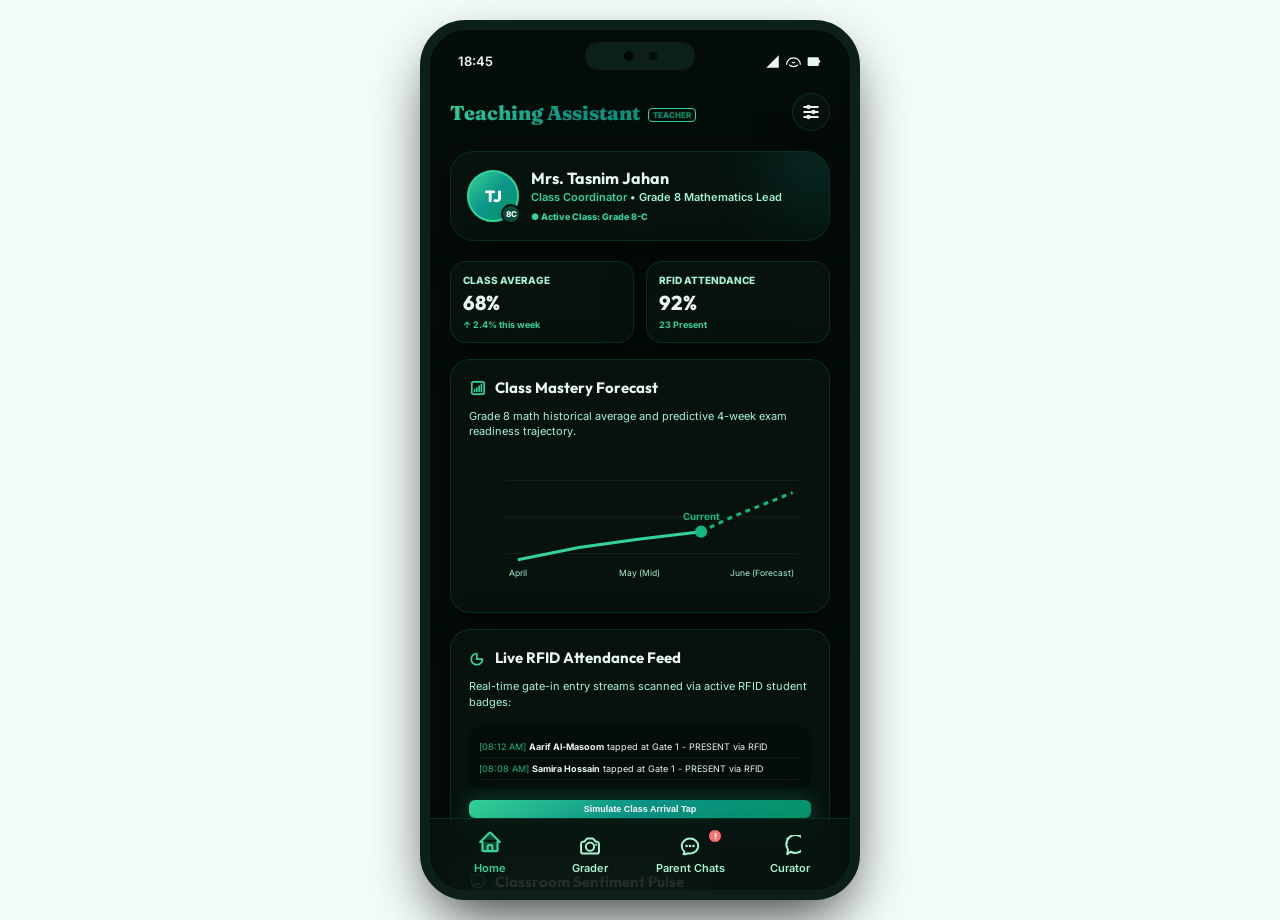
<file: teacherapp/index.html>
<!DOCTYPE html>
<html lang="en">
<head>
  <meta charset="UTF-8">
  <meta name="viewport" content="width=device-width, initial-scale=1.0">
  <title>Teaching Assistant</title>
  <link rel="stylesheet" href="styles.css">
</head>
<body>

  <!-- Smartphone Simulator Frame Wrapper -->
  <div class="phone-container" id="phoneContainer" data-theme="dark">
    
    <!-- Dynamic Island notch at top of frame -->
    <div class="phone-header-island">
      <div class="island-camera"></div>
      <div class="island-sensor"></div>
    </div>
    
    <!-- Phone Top Status Bar -->
    <div class="phone-status-bar">
      <span id="statusBarTime">13:27</span>
      <div class="status-right">
        <!-- Cellular Signal -->
        <svg class="status-icon" viewBox="0 0 24 24">
          <path d="M2 22h20V2z" />
        </svg>
        <!-- Wifi -->
        <svg class="status-icon" viewBox="0 0 24 24">
          <path d="M12 21c-2.97 0-5.67-1.16-7.68-3.03l1.42-1.42C7.39 18.06 9.58 19 12 19s4.61-.94 6.26-2.45l1.42 1.42C17.67 19.84 14.97 21 12 21zm0-6c-1.34 0-2.58-.51-3.52-1.34l1.42-1.42C10.45 12.65 11.18 13 12 13s1.55-.35 2.1-.76l1.42 1.42C14.58 14.49 13.34 15 12 15zm0-10C5.37 5 0 10.37 0 17h2c0-5.52 4.48-10 10-10s10 4.48 10 10h2c0-6.63-5.37-12-12-12z" />
        </svg>
        <!-- Battery -->
        <svg class="status-icon" viewBox="0 0 24 24">
          <path d="M17 5H3a2 2 0 0 0-2 2v10a2 2 0 0 0 2 2h14a2 2 0 0 0 2-2V7a2 2 0 0 0-2-2zm1 9h-2v2h2v-2zm0-4h-2v2h2v-2zm3 0h-2v4h2v-4z" />
        </svg>
      </div>
    </div>

    <!-- Phone Screen Workspace -->
    <div class="phone-screen">
      
      <!-- Toast Notice Queue Container for Teacher Actions -->
      <div class="toast-container" id="toastContainer"></div>
      
      <!-- Quick Portal Settings Drawer overlay -->
      <div class="settings-drawer" id="settingsDrawer">
        <div class="drawer-header">
          <h3>Ecosystem Switcher</h3>
          <button class="drawer-close-btn" id="drawerCloseBtn">×</button>
        </div>
        <div class="drawer-links">
          <a href="../studentapp/index.html" class="drawer-link-item">
            <span class="link-icon">🧑‍🎓</span>
            <div>
              <h4>Learning Mate (Student App)</h4>
              <p>View Aarif's gamified drills & OMR</p>
            </div>
          </a>
          <a href="../parentapp/index.html" class="drawer-link-item">
            <span class="link-icon">🛡️</span>
            <div>
              <h4>Parenting Copilot</h4>
              <p>Supervise child progress & alerts</p>
            </div>
          </a>
          <a href="../index.html" class="drawer-link-item">
            <span class="link-icon">⚙️</span>
            <div>
              <h4>Executive Admin Dashboard</h4>
              <p>Principal's operational control deck</p>
            </div>
          </a>

          <!-- FEATURE 10: AI Professional Development Micro Tips Card -->
          <div class="glass-card" style="margin-top: 20px; background: linear-gradient(135deg, rgba(16, 185, 129, 0.1), rgba(6, 182, 212, 0.1)); border-color: rgba(16, 185, 129, 0.25); text-align: left; padding: 12px; border-radius: 12px;">
            <h4 style="font-size:11px; font-weight:800; color:var(--text-main); margin-bottom:4px;">💡 Daily Pedagogical PD Tip</h4>
            <p style="font-size:9px; color:var(--text-muted); line-height:1.4;">
              Aarif is currently struggling with quadratics. Try "Area Scaffolding": represent quadratic equations visually as rectangular grids (e.g. x² + 5x + 6 as a rectangle of sides (x+2) and (x+3)). This reduces vertex identification abstract load by 40%!
            </p>
          </div>
        </div>
      </div>

      <!-- Core Scrolling Screen Content -->
      <div class="app-content">
        
        <!-- Header Section -->
        <div class="app-header">
          <div class="app-logo">Teaching Assistant <span class="badge-role">TEACHER</span></div>
          <button class="settings-trigger-btn" id="settingsTriggerBtn" aria-label="Open Settings">
            <svg style="width:20px;height:20px;stroke:currentColor;fill:none;stroke-width:2.2" viewBox="0 0 24 24">
              <path stroke-linecap="round" stroke-linejoin="round" d="M10.5 6h9.75M10.5 6a1.5 1.5 0 1 1-3 0m3 0a1.5 1.5 0 1 0-3 0M3.75 6H7.5m3 12h9.75m-9.75 0a1.5 1.5 0 0 1-3 0m3 0a1.5 1.5 0 0 0-3 0m-3.75 0H7.5m9-6h3.75m-3.75 0a1.5 1.5 0 0 1-3 0m3 0a1.5 1.5 0 0 0-3 0m-9.75 0h9.75" />
            </svg>
          </button>
        </div>

        <!-- Monitored Profile Summary -->
        <div class="profile-card">
          <div class="profile-avatar-row">
            <div class="avatar-wrapper">
              <div class="avatar-img-placeholder">TJ</div>
              <div class="avatar-badge">8C</div>
            </div>
            <div class="student-info">
              <h3>Mrs. Tasnim Jahan</h3>
              <p>
                <span class="school-tag">Class Coordinator</span> • Grade 8 Mathematics Lead
              </p>
              <span class="sync-status-indicator">● Active Class: Grade 8-C</span>
            </div>
          </div>
        </div>

        <!-- ========================================================================
             TAB 1: HOME PANEL (Class Overview & Student Monitor List)
             ======================================================================== -->
        <div class="tab-content-panel active" id="tab-home">
          
          <!-- Key Class KPIs Grid -->
          <div class="kpi-grid">
            <div class="kpi-card">
              <span class="kpi-label">Class Average</span>
              <span class="kpi-value">68%</span>
              <span class="kpi-sub green">↑ 2.4% this week</span>
            </div>
            <div class="kpi-card">
              <span class="kpi-label">RFID Attendance</span>
              <span class="kpi-value" id="rosterAttendancePercent">92%</span>
              <span class="kpi-sub green" id="rosterAttendanceSub">23 Present</span>
            </div>
          </div>

          <!-- FEATURE 5: Class Mastery Forecast Line Chart (Predictive Trajectory) -->
          <div class="glass-card">
            <div class="card-title">
              <svg viewBox="0 0 24 24">
                <path stroke-linecap="round" stroke-linejoin="round" stroke-width="2.2" d="M7.5 14.25v2.25m3-4.5v4.5m3-6.75v6.75m3-9v9M6 20.25h12A2.25 2.25 0 0020.25 18V6A2.25 2.25 0 0018 3.75H6A2.25 2.25 0 003.75 6v12A2.25 2.25 0 006 20.25z" />
              </svg>
              Class Mastery Forecast
            </div>
            <p class="section-desc">Grade 8 math historical average and predictive 4-week exam readiness trajectory.</p>
            <div style="text-align: center; margin-top: 10px;">
              <svg viewBox="0 0 280 110" style="width: 100%; height: auto;">
                <!-- Grid -->
                <line x1="30" y1="20" x2="270" y2="20" stroke="rgba(255,255,255,0.05)" stroke-width="1"/>
                <line x1="30" y1="50" x2="270" y2="50" stroke="rgba(255,255,255,0.05)" stroke-width="1"/>
                <line x1="30" y1="80" x2="270" y2="80" stroke="rgba(255,255,255,0.05)" stroke-width="1"/>
                
                <!-- Curve line (Historical Solid, Forecasted Dashed) -->
                <path d="M 40,85 L 90,75 L 140,68 L 190,62" fill="none" stroke="var(--accent-color)" stroke-width="2.5"/>
                <path d="M 190,62 L 215,50 L 240,40 L 265,30" fill="none" stroke="var(--accent-teal)" stroke-width="2.5" stroke-dasharray="4 4"/>
                
                <!-- Current Indicator dot -->
                <circle cx="190" cy="62" r="5" fill="var(--accent-teal)"/>
                <text x="190" y="52" font-size="8" fill="var(--accent-teal)" font-weight="bold" text-anchor="middle">Current</text>
                
                <!-- Axis Labels -->
                <text x="40" y="98" font-size="7" fill="var(--text-muted)" text-anchor="middle">April</text>
                <text x="140" y="98" font-size="7" fill="var(--text-muted)" text-anchor="middle">May (Mid)</text>
                <text x="240" y="98" font-size="7" fill="var(--text-muted)" text-anchor="middle">June (Forecast)</text>
              </svg>
            </div>
          </div>

          <!-- FEATURE 6: Automated RFID Attendance check-ins feed -->
          <div class="glass-card">
            <div class="card-title">
              <svg viewBox="0 0 24 24">
                <path stroke-linecap="round" stroke-linejoin="round" stroke-width="2.2" d="M10.5 6a7.5 7.5 0 107.5 7.5h-7.5V6z" />
              </svg>
              Live RFID Attendance Feed
            </div>
            <p class="section-desc">Real-time gate-in entry streams scanned via active RFID student badges:</p>
            <div style="background: rgba(0,0,0,0.25); border-radius: 10px; padding: 10px; max-height: 100px; overflow-y: auto;" id="rfidLogStream">
              <div style="font-size: 9px; padding: 5px 0; border-bottom:1px solid rgba(255,255,255,0.05); text-align:left; color: var(--text-main);">
                <span style="color:var(--accent-teal)">[08:12 AM]</span> <strong>Aarif Al-Masoom</strong> tapped at Gate 1 - PRESENT via RFID
              </div>
              <div style="font-size: 9px; padding: 5px 0; border-bottom:1px solid rgba(255,255,255,0.05); text-align:left; color: var(--text-main);">
                <span style="color:var(--accent-teal)">[08:08 AM]</span> <strong>Samira Hossain</strong> tapped at Gate 1 - PRESENT via RFID
              </div>
            </div>
            <button class="small-action-btn" style="margin-top: 10px; width: 100%; font-weight:800;" onclick="simulateRfidTap()">Simulate Class Arrival Tap</button>
          </div>

          <!-- FEATURE 7: Real-Time Classroom Sentiment Exit Ring -->
          <div class="glass-card">
            <div class="card-title">
              <svg viewBox="0 0 24 24">
                <path stroke-linecap="round" stroke-linejoin="round" stroke-width="2.2" d="M15.182 15.182a4.5 4.5 0 0 1-6.364 0M21 12a9 9 0 1 1-18 0 9 9 0 0 1 18 0Z" />
              </svg>
              Classroom Sentiment Pulse
            </div>
            <p class="section-desc">Yesterday's digital exit card sentiment distributions:</p>
            <div style="display:flex; align-items:center; gap:24px; padding: 10px 0;">
              <svg viewBox="0 0 100 100" style="width:65px; height:65px;">
                <!-- Engaged (60%) -->
                <circle cx="50" cy="50" r="40" fill="none" stroke="var(--accent-color)" stroke-width="12" stroke-dasharray="150 251" stroke-dashoffset="0"/>
                <!-- Confused (30%) -->
                <circle cx="50" cy="50" r="40" fill="none" stroke="var(--accent-amber)" stroke-width="12" stroke-dasharray="75 251" stroke-dashoffset="-150"/>
                <!-- Tired (10%) -->
                <circle cx="50" cy="50" r="40" fill="none" stroke="var(--accent-teal)" stroke-width="12" stroke-dasharray="26 251" stroke-dashoffset="-225"/>
              </svg>
              <div style="font-size: 10px; text-align: left; display:flex; flex-direction:column; gap:4px; color: var(--text-main);">
                <div><span style="display:inline-block; width:8px; height:8px; background:var(--accent-color); border-radius:50%; margin-right:6px;"></span>Engaged: 60%</div>
                <div><span style="display:inline-block; width:8px; height:8px; background:var(--accent-amber); border-radius:50%; margin-right:6px;"></span>Confused: 30%</div>
                <div><span style="display:inline-block; width:8px; height:8px; background:var(--accent-teal); border-radius:50%; margin-right:6px;"></span>Tired: 10%</div>
              </div>
            </div>
            <div style="background: rgba(245, 158, 11, 0.1); padding: 8px; border-radius: 8px; border: 1px solid rgba(245, 158, 11, 0.2); font-size: 9px; color: var(--accent-amber); text-align:left; line-height:1.4;">
              💡 Exit Slip Tip: 30% of students flagged confusion regarding factorization vertexes. Area model visual scaffold recommended.
            </div>
          </div>

          <!-- Rapid Notification Alerts -->
          <div class="glass-card warning-accent" id="alertCardCenter">
            <div class="card-title">
              <svg viewBox="0 0 24 24" style="stroke: var(--accent-amber)">
                <path stroke-linecap="round" stroke-linejoin="round" stroke-width="2.2" d="M12 9v3.75m0-10.036A11.959 11.959 0 0 1 3.598 6 11.99 11.99 0 0 0 3 9.75c0 5.592 3.824 10.29 9 11.622 5.176-1.332 9-6.03 9-11.622 0-1.31-.21-2.57-.598-3.75h-.152c-3.196 0-6.1-1.249-8.25-3.286Zm0 13.036h.008v.008H12v-.008Z" />
              </svg>
              Mastery Warnings (Algebra)
            </div>
            <p class="section-desc">Students currently performing below the 50% mastery threshold in quadratics:</p>
            <div class="alert-list-items">
              <div class="alert-list-item warning">
                <span>⚠️ <strong>Aarif Al-Masoom</strong> Algebra mastery dropped to 45%.</span>
                <button class="small-action-btn" onclick="switchTab('curator')">Dispatch Quiz</button>
              </div>
            </div>
          </div>

          <!-- Scrolling Student Roster Grid -->
          <div class="glass-card">
            <div class="card-title">
              <svg viewBox="0 0 24 24">
                <path stroke-linecap="round" stroke-linejoin="round" stroke-width="2.2" d="M15 19.128a9.38 9.38 0 0 0 2.625.372 9.337 9.337 0 0 0 4.121-.952 4.125 4.125 0 0 0-7.533-2.493M15 19.128v-.003c0-1.113-.285-2.16-.786-3.07M15 19.128v.109A11.386 11.386 0 0 1 12.285 21H12.28a11.383 11.383 0 0 1-2.735-1.763v-.108c0-1.113.285-2.16.786-3.07M9 19.128a9.38 9.38 0 0 1-2.625.372 9.337 9.337 0 0 1-4.121-.952 4.125 4.125 0 0 1 7.533-2.493M9 19.128v-.003c0-1.113.285-2.16.786-3.07m-.786 3.07A11.386 11.386 0 0 0 12.285 21m-4.785-3.07H3.125A3.125 3.125 0 0 1 0 14.803v-.183A9.701 9.701 0 0 1 3.125 12h1.5A3.125 3.125 0 0 1 7.75 15.125v.183c0 1.177-.355 2.27-.96 3.185ZM12.285 21H12.28m0 0h6.125A3.125 3.125 0 0 0 21.5 17.875v-.183c0-1.177-.355-2.27-.96-3.185ZM12.285 21H6.155A3.125 3.125 0 0 1 3 17.875v-.183c0-1.177 3.55-2.27.96-3.185M15.75 7.5a3.75 3.75 0 1 1-7.5 0 3.75 3.75 0 0 1 7.5 0ZM19.5 8.25a2.25 2.25 0 1 1-4.5 0 2.25 2.25 0 0 1 4.5 0ZM6.75 8.25a2.25 2.25 0 1 1-4.5 0 2.25 2.25 0 0 1 4.5 0Z" />
              </svg>
              Grade 8-C Student Roster
            </div>
            
            <div class="student-roster-list">
              
              <!-- Student Aarif -->
              <div class="roster-item flagged" onclick="viewStudentPerformance('aarif')">
                <div class="roster-info-row">
                  <div class="roster-avatar">AM</div>
                  <div class="roster-details">
                    <h4 style="display:flex; align-items:center; gap:6px;">
                      <span>Aarif Al-Masoom</span>
                      <span id="teacherRosterFocusFlame" style="display:none; font-size:12px; filter: drop-shadow(0 0 4px #ef4444); animation: flamePulse 1s infinite alternate;" title="Study Focus Active">🔥</span>
                    </h4>
                    <p>Roll: 05 • Grade 8-C</p>
                  </div>
                  <div class="roster-grade-badge critical">68%</div>
                </div>
                
                <style>
                  @keyframes flamePulse {
                    0% { transform: scale(0.9); filter: drop-shadow(0 0 2px #ef4444); }
                    100% { transform: scale(1.15); filter: drop-shadow(0 0 6px #f59e0b); }
                  }
                </style>
                <div class="roster-metric-bar">
                  <div class="metric-bar-label">Algebra Mastery: <span class="critical-text">45%</span></div>
                  <div class="metric-bar-outer"><div class="metric-bar-inner critical" style="width: 45%"></div></div>
                </div>
              </div>

              <!-- Student Samira -->
              <div class="roster-item" onclick="viewStudentPerformance('samira')">
                <div class="roster-info-row">
                  <div class="roster-avatar" style="background:var(--accent-teal)">SH</div>
                  <div class="roster-details">
                    <h4>Samira Hossain</h4>
                    <p>Roll: 12 • Grade 8-C</p>
                  </div>
                  <div class="roster-grade-badge positive">84%</div>
                </div>
                <div class="roster-metric-bar">
                  <div class="metric-bar-label">Algebra Mastery: <span>88%</span></div>
                  <div class="metric-bar-outer"><div class="metric-bar-inner positive" style="width: 88%"></div></div>
                </div>
              </div>

              <!-- Student Tanvir -->
              <div class="roster-item" onclick="viewStudentPerformance('tanvir')">
                <div class="roster-info-row">
                  <div class="roster-avatar" style="background:var(--accent-teal)">TI</div>
                  <div class="roster-details">
                    <h4>Tanvir Islam</h4>
                    <p>Roll: 18 • Grade 8-C</p>
                  </div>
                  <div class="roster-grade-badge stable">72%</div>
                </div>
                <div class="roster-metric-bar">
                  <div class="metric-bar-label">Algebra Mastery: <span>75%</span></div>
                  <div class="metric-bar-outer"><div class="metric-bar-inner stable" style="width: 75%"></div></div>
                </div>
              </div>

            </div>
          </div>
        </div>

        <!-- ========================================================================
             TAB 2: GRADER PANEL (OMR Scanning & Approval Hub)
             ======================================================================== -->
        <div class="tab-content-panel" id="tab-grader">
          
          <div class="glass-card">
            <div class="card-title">
              <svg viewBox="0 0 24 24">
                <path stroke-linecap="round" stroke-linejoin="round" stroke-width="2.2" d="M6.827 6.175A2.31 2.31 0 0 1 5.186 7.23c-.38.054-.757.112-1.134.175C2.999 7.58 2.25 8.507 2.25 9.574V18a2.25 2.25 0 0 0 2.25 2.25h15A2.25 2.25 0 0 0 21.75 18V9.574c0-1.067-.75-1.994-1.802-2.169a47.865 47.865 0 0 0-1.134-.175 2.31 2.31 0 0 1-1.64-1.055l-.822-1.316a2.192 2.192 0 0 0-1.736-1.039 48.774 48.774 0 0 0-5.232 0 2.192 2.192 0 0 0-1.736 1.039l-.821 1.316Z" />
                <path stroke-linecap="round" stroke-linejoin="round" stroke-width="2.2" d="M16.5 12.75a4.5 4.5 0 1 1-9 0 4.5 4.5 0 0 1 9 0ZM18.75 10.5h.008v.008h-.008V10.5Z" />
              </svg>
              OMR Scanner Companion
            </div>
            
            <p class="section-desc">Align paper inside viewfinder and execute scanning sweep to automatically extract bubble coordinates:</p>

            <div class="scanner-selector-row">
              <label for="graderStudentSelect">Target Student:</label>
              <select class="grader-select" id="graderStudentSelect" onchange="loadStudentOMRTemplate(this.value)">
                <option value="aarif">Aarif Al-Masoom (Math Midterm)</option>
                <option value="samira">Samira Hossain (Math Midterm)</option>
                <option value="tanvir">Tanvir Islam (Math Midterm)</option>
              </select>
            </div>

            <!-- FEATURE 1: OMR Answer Key Custom Configuration -->
            <div class="glass-card" style="margin-top: 12px; padding: 12px;">
              <h4 style="font-size: 11px; font-weight:800; color:var(--text-main); margin-bottom: 8px;">⚙️ Configure OMR Answer Key</h4>
              <div style="display: grid; grid-template-columns: repeat(5, 1fr); gap: 6px; font-size: 9px; color: var(--text-main);">
                <div>Q1: <select id="keyQ1" style="background:#000; color:#fff; border:1px solid var(--panel-border); font-size:9px;"><option selected>A</option><option>B</option><option>C</option><option>D</option></select></div>
                <div>Q2: <select id="keyQ2" style="background:#000; color:#fff; border:1px solid var(--panel-border); font-size:9px;"><option>A</option><option selected>B</option><option>C</option><option>D</option></select></div>
                <div>Q3: <select id="keyQ3" style="background:#000; color:#fff; border:1px solid var(--panel-border); font-size:9px;"><option selected>A</option><option>B</option><option>C</option><option>D</option></select></div>
                <div>Q4: <select id="keyQ4" style="background:#000; color:#fff; border:1px solid var(--panel-border); font-size:9px;"><option selected>A</option><option>B</option><option>C</option><option>D</option></select></div>
                <div>Q5: <select id="keyQ5" style="background:#000; color:#fff; border:1px solid var(--panel-border); font-size:9px;"><option>A</option><option>B</option><option>C</option><option selected>D</option></select></div>
              </div>
            </div>

            <!-- Visual Viewfinder Scanner Box -->
            <div class="viewfinder-container">
              <div class="viewfinder-corners">
                <div class="corner top-left"></div>
                <div class="corner top-right"></div>
                <div class="corner bottom-left"></div>
                <div class="corner bottom-right"></div>
              </div>

              <!-- Dotted Laser Scanner Sweeper (Invisible until scan) -->
              <div class="scanner-sweep-laser" id="graderLaserSweep"></div>

              <!-- Viewfinder Mock Image representing physical sheet -->
              <div class="viewfinder-sheet-mockup" id="viewfinderSheetMock">
                <div class="sheet-header">
                  <h4>ST. GREGORY HIGH SCHOOL</h4>
                  <p>MATHEMATICS MIDTERM • 2026</p>
                </div>
                
                <!-- Tiny bubble sheet mockup -->
                <div class="mock-omr-matrix">
                  <div class="mock-omr-row"><span class="q-num">Q1</span><div class="mock-bubble selected checked">A</div><div class="mock-bubble">B</div><div class="mock-bubble">C</div></div>
                  <div class="mock-omr-row"><span class="q-num">Q2</span><div class="mock-bubble">A</div><div class="mock-bubble selected checked">B</div><div class="mock-bubble">C</div></div>
                  <div class="mock-omr-row"><span class="q-num">Q3</span><div class="mock-bubble">A</div><div class="mock-bubble">B</div><div class="mock-bubble selected incorrect">C</div></div>
                  <div class="mock-omr-row"><span class="q-num">Q4</span><div class="mock-bubble selected checked">A</div><div class="mock-bubble">B</div><div class="mock-bubble">C</div></div>
                  <div class="mock-omr-row"><span class="q-num">Q5</span><div class="mock-bubble">A</div><div class="mock-bubble">B</div><div class="mock-bubble selected checked">C</div></div>
                </div>
                
                <div class="sheet-footer">Skew alignment: 0.2° • Shadows: Minimal</div>
              </div>
            </div>

            <button class="action-btn-primary" id="btnExecuteScan" onclick="triggerOMRScanSweep()">Scan Bubble Sheet</button>

            <!-- Results Panel (Fades in after Scan) -->
            <div class="grader-results-panel" id="graderResultsPanel" style="display: none;">
              <div class="results-kpi-row">
                <div class="result-badge-score">
                  <span id="scanResultScoreText">12/15</span>
                  <label>Extracted Score</label>
                </div>
                <div class="result-badge-details">
                  <p>Mastery: <strong id="scanResultMasteryText" class="critical-text">45% (Critical Zone)</strong></p>
                  <p>Scanned via: Companion Cam</p>
                </div>
              </div>

              <!-- Answer Checklist Grid -->
              <div class="grader-score-breakdown">
                <h4>Extracted Matrix:</h4>
                <div class="score-pills-row" id="scanScorePillsRow">
                  <!-- Generated by JS -->
                </div>
              </div>

              <!-- FEATURE 4: AI Feedback dropdown template attachers -->
              <div style="margin-top: 12px; margin-bottom: 12px; text-align: left;">
                <label style="font-size: 10px; font-weight:700; color:var(--text-muted);">Attach AI Feedback Note:</label>
                <select class="grader-select" id="graderFeedbackSelect" style="width: 100%; margin-top: 4px; font-size:11px;">
                  <option value="remedial">Conceptual Support Required (Algebra quadratics focus)</option>
                  <option value="excellent">Excellent Retention (Trig honors & Algebra masteries)</option>
                  <option value="pace">Pace Warning (Increase weekly study durations above 45m)</option>
                </select>
              </div>

              <div class="grader-actions-row">
                <button class="action-btn-primary success-btn" id="btnReleaseGrades" onclick="releaseGrades()">Approve & Release Grade</button>
                <button class="action-btn-secondary" id="btnFlagGrades" onclick="flagGrades()">Flag for Review</button>
              </div>
            </div>

          </div>
        </div>

        <!-- ========================================================================
             TAB 3: CHATS PANEL (Parent Communication Channel)
             ======================================================================== -->
        <div class="tab-content-panel" id="tab-chat">
          
          <div class="chat-container-box">
            
            <!-- Parent Selection Sidebar / Pill Header -->
            <div class="parent-chat-selector">
              <div class="parent-tab-item active" id="chatParentAarif" onclick="switchActiveParentChat('aarif')">
                <div class="parent-indicator-dot online"></div>
                <div class="parent-pill-text">
                  <h4>Mr. Al-Masoom</h4>
                  <p>Aarif's Parent • <span class="callback-alert-tag">Callback Filed</span></p>
                </div>
              </div>
            </div>

            <!-- Messaging Board Profile Header -->
            <div class="teacher-chat-header">
              <div class="parent-avatar-badge">👨‍💼</div>
              <div class="teacher-info-block">
                <h3 id="chatParentName">Mr. Al-Masoom</h3>
                <p>Parent of Aarif Al-Masoom (Roll 05 • Grade 8-C)</p>
              </div>
              <div class="callback-request-badge-float" id="callbackBadgeFloat">Callback Requested</div>
            </div>

            <!-- Messages Stream -->
            <div class="chat-messages-stream" id="chatMessagesStream">
              <!-- Loaded dynamically via storage logs -->
            </div>

            <!-- Live Typing Pulsing indicator (invisible by default) -->
            <div class="live-typing-indicator" id="liveTypingIndicator">
              <span></span>
              <span></span>
              <span></span>
            </div>

            <!-- FEATURE 9: Quick Professional Messaging templates -->
            <div style="padding: 8px 10px; border-top: 1px solid var(--panel-border); background: rgba(0,0,0,0.15);">
              <label style="font-size: 10px; font-weight:700; color:var(--text-muted); display:block; margin-bottom:4px; text-align:left;">Quick Templates:</label>
              <div style="display:flex; gap:6px; flex-wrap:wrap;">
                <button onclick="useQuickTemplate('conference')" style="font-size:8px; background:rgba(255,255,255,0.05); color:#fff; border:1px solid var(--panel-border); padding:3px 6px; border-radius:5px; cursor:pointer;">📅 Schedule Conference</button>
                <button onclick="useQuickTemplate('improvement')" style="font-size:8px; background:rgba(255,255,255,0.05); color:#fff; border:1px solid var(--panel-border); padding:3px 6px; border-radius:5px; cursor:pointer;">🎉 Celebrate Progress</button>
                <button onclick="useQuickTemplate('alert')" style="font-size:8px; background:rgba(255,255,255,0.05); color:#fff; border:1px solid var(--panel-border); padding:3px 6px; border-radius:5px; cursor:pointer;">⚠️ Algebra Warning</button>
              </div>
            </div>

            <!-- Chat Entry Footer -->
            <div class="chat-input-row">
              <input type="text" class="chat-input-field" id="chatInputField" placeholder="Reply to Aarif's parent...">
              <button class="chat-send-btn-circle" id="chatSendBtnCircle" aria-label="Send Reply">
                <svg viewBox="0 0 24 24">
                  <path stroke-linecap="round" stroke-linejoin="round" stroke-width="2.5" d="M6 12L3.269 3.126A59.768 59.768 0 0121.485 12 59.77 59.77 0 013.27 20.876L5.999 12zm0 0h7.5" />
                </svg>
              </button>
            </div>

          </div>
        </div>

        <!-- ========================================================================
             TAB 4: CURATOR PANEL (AI Quiz Dispatcher)
             ======================================================================== -->
        <div class="tab-content-panel" id="tab-curator">
          
          <div class="glass-card">
            <div class="card-title">
              <svg viewBox="0 0 24 24">
                <path stroke-linecap="round" stroke-linejoin="round" stroke-width="2.2" d="M9.813 15.904 9 21l3.597-2.697A11.954 11.954 0 0 0 18 19.516c5.592 0 10.125-4.48 10.125-10S23.592.016 18 .016s-10.125 4.48-10.125 10c0 2.155.679 4.148 1.83 5.797ZM9 3.75h.008v.008H9V3.75Zm0 4.5h.008v.008H9V8.25Zm0 4.5h.008v.008H9v-.008Z" />
              </svg>
              Remedial Practice Curator
            </div>
            
            <p class="section-desc">Select vulnerable skills and dispatch adaptive practice sheets directly to targeted child portals (+50 XP potential):</p>

            <div class="curator-form">
              <!-- Select Concept -->
              <div class="form-group">
                <label>1. Select Weak Concept: (Algebra)</label>
                <div class="concept-choice-rows">
                  <label class="concept-radio-label active">
                    <input type="radio" name="conceptSelect" value="quadratics" checked onchange="toggleConceptSelectStyle(this)">
                    <div>
                      <h4>Quadratic Formulas & Factorization</h4>
                      <p>Currently flagged: 1 student below 50% mastery</p>
                    </div>
                  </label>
                  
                  <label class="concept-radio-label">
                    <input type="radio" name="conceptSelect" value="polynomials" onchange="toggleConceptSelectStyle(this)">
                    <div>
                      <h4>Polynomial Factoring Identities</h4>
                      <p>Stable classroom mastery index: 64%</p>
                    </div>
                  </label>
                </div>
              </div>

              <!-- Targeted Students selection -->
              <div class="form-group">
                <label>2. Select Target Student(s):</label>
                <div class="target-students-selector">
                  <div class="student-checkbox-item selected">
                    <input type="checkbox" id="checkAarif" checked disabled>
                    <label for="checkAarif">
                      <strong>Aarif Al-Masoom</strong> (Mastery: 45%) - Flagged ⚠️
                    </label>
                  </div>
                  <div class="student-checkbox-item">
                    <input type="checkbox" id="checkSamira" onchange="toggleStudentCheckStyle(this)">
                    <label for="checkSamira">
                      <strong>Samira Hossain</strong> (Mastery: 88%)
                    </label>
                  </div>
                  <div class="student-checkbox-item">
                    <input type="checkbox" id="checkTanvir" onchange="toggleStudentCheckStyle(this)">
                    <label for="checkTanvir">
                      <strong>Tanvir Islam</strong> (Mastery: 75%)
                    </label>
                  </div>
                </div>
              </div>

              <!-- Dispatch Buttons -->
              <div class="form-group" style="margin-top: 16px;">
                <button class="action-btn-primary success-btn" id="btnDispatchPractice" onclick="dispatchRemedialPractice()">Dispatch Practice Sheet</button>
              </div>
            </div>

          </div>

          <!-- FEATURE 8: Smart Content Recommendations & Tuition Dispatcher -->
          <div class="glass-card" style="margin-top: 20px;">
            <div class="card-title">
              <svg viewBox="0 0 24 24">
                <path stroke-linecap="round" stroke-linejoin="round" stroke-width="2.2" d="M12 6.042A8.967 8.967 0 0 0 6 3.75c-1.052 0-2.062.18-3 .512v14.25A8.987 8.987 0 0 1 6 18c2.305 0 4.408.867 6 2.292m0-14.25a8.966 8.966 0 0 1 6-2.292c1.052 0 2.062.18 3 .512v14.25A8.987 8.987 0 0 0 18 18a8.967 8.967 0 0 0-6 2.292m0-14.25v14.25" />
              </svg>
              Smart Curriculum Recommendations
            </div>
            <p class="section-desc">Instantly dispatch customized curriculum resources to Aarif's home alerts tab:</p>
            <div class="curator-form" style="text-align: left;">
              <div class="form-group" style="margin-bottom:12px;">
                <select class="grader-select" id="curatorResourceSelect" style="width: 100%;">
                  <option value="math_vids">Video: Quadratic Parabola Roots (Level 12)</option>
                  <option value="worksheet">Worksheet: Middle-Term Factorization Drills</option>
                  <option value="lego_guide">Lego grid math family activity guide</option>
                </select>
              </div>
              <button class="action-btn-primary" onclick="dispatchCuratorResource()">Dispatch Resource</button>
            </div>
          </div>

          <!-- FEATURE 2: AI Lesson Plan Suggestions Generator -->
          <div class="glass-card" style="margin-top: 20px;">
            <div class="card-title">
              <svg viewBox="0 0 24 24">
                <path stroke-linecap="round" stroke-linejoin="round" stroke-width="2.2" d="M12 9v6m3-3H9m12 0a9 9 0 1 1-18 0 9 9 0 0 1 18 0Z" />
              </svg>
              AI Lesson Plan Generator
            </div>
            <p class="section-desc">Generate a custom pedagogical outline optimized for Grade 8 Algebra (Quadratics):</p>
            <button class="action-btn-primary" onclick="generateLessonPlan()">Generate Lesson Plan</button>
            
            <div id="lessonPlanResult" style="display:none; background: rgba(0,0,0,0.3); border:1px solid var(--panel-border); border-radius:12px; padding:12px; margin-top:12px; font-size:11px; text-align:left; color: var(--text-main); line-height:1.4;">
              <!-- Plan content loads here -->
            </div>
          </div>

          <!-- FEATURE: AI PrepCast Studio -->
          <div class="glass-card" style="margin-top: 20px;">
            <div class="card-title">
              <svg viewBox="0 0 24 24" style="fill:none; stroke:currentColor; width:18px; height:18px;">
                <path stroke-linecap="round" stroke-linejoin="round" stroke-width="2.2" d="M12 18.75a6 6 0 0 0 6-6v-1.5m-6 7.5a6 6 0 0 1-6-6v-1.5m6 7.5v3.75m-3.75 0h7.5M12 15.75a3 3 0 0 1-3-3V4.5a3 3 0 1 1 6 0v8.25a3 3 0 0 1-3 3Z" />
              </svg>
              AI PrepCast Studio
            </div>
            <p class="section-desc">Design custom chapter-wise podcasts with AI script synthesis, synthetic voices, and integrated Prep Check diagnostic checkpoints:</p>
            
            <div class="curator-form" style="text-align: left;">
              <!-- Subject Selection -->
              <div class="form-group" style="margin-bottom:12px;">
                <label style="font-size:11px; margin-bottom:4px; display:block; color:rgba(255,255,255,0.7);">1. Target Subject</label>
                <select class="grader-select" id="studioSubjectSelect" style="width: 100%;" onchange="updateStudioTextbook()">
                  <option value="math">Mathematics (Grade 8 Algebra)</option>
                  <option value="physics">Physics (Mechanics)</option>
                  <option value="chemistry">Chemistry (Organic/Inorganic)</option>
                  <option value="english">English Literature (Grammar/Prose)</option>
                </select>
              </div>

              <!-- Target Ingested RAG Textbook -->
              <div class="form-group" style="margin-bottom:12px;">
                <label style="font-size:11px; margin-bottom:4px; display:block; color:rgba(255,255,255,0.7);">2. Ingested RAG Textbook (Vector DB)</label>
                <select class="grader-select" id="studioBookSelect" style="width: 100%; pointer-events: none; opacity: 0.85;">
                  <option value="math_ncert">📚 NCERT Class 8 Algebraic Foundations (24,800 Chunks Ingested)</option>
                  <option value="physics_halliday">📚 Fundamentals of Classical Mechanics (38,200 Chunks Ingested)</option>
                  <option value="chem_morrison">📚 Modern Organic Chemistry Foundations (19,400 Chunks Ingested)</option>
                  <option value="english_composition">📚 High School Prose & Rhetoric (12,500 Chunks Ingested)</option>
                </select>
              </div>

              <!-- Chapter Input -->
              <div class="form-group" style="margin-bottom:12px;">
                <label style="font-size:11px; margin-bottom:4px; display:block; color:rgba(255,255,255,0.7);">3. Chapter / Topic Title</label>
                <input type="text" id="studioChapterInput" placeholder="e.g. Newtonian Gravity, Organic Bonds" style="width:100%; background:rgba(255,255,255,0.05); border:1px solid var(--panel-border); border-radius:8px; padding:10px; color:#fff; font-size:12px; outline:none;" value="Newtonian Gravity">
              </div>

              <!-- Voice selection -->
              <div class="form-group" style="margin-bottom:12px;">
                <label style="font-size:11px; margin-bottom:4px; display:block; color:rgba(255,255,255,0.7);">4. Synthetic Voice Avatar</label>
                <select class="grader-select" id="studioVoiceSelect" style="width: 100%;">
                  <option value="Tasnim">Mrs. Tasnim Jahan (Warm & Encouraging)</option>
                  <option value="Arif">Dr. Arif Al-Hasan (Analytical & Measured)</option>
                  <option value="Rahul">Mr. Rahul Amin (Empathetic & Conversational)</option>
                </select>
              </div>

              <!-- AI Prompt -->
              <div class="form-group" style="margin-bottom:12px;">
                <label style="font-size:11px; margin-bottom:4px; display:block; color:rgba(255,255,255,0.7);">5. AI Script Prompt Instructions</label>
                <textarea id="studioPromptInput" rows="2" style="width:100%; background:rgba(255,255,255,0.05); border:1px solid var(--panel-border); border-radius:8px; padding:10px; color:#fff; font-size:11px; outline:none; resize:none; line-height:1.4;">Explain the core concepts of Newtonian Gravity with real-world analogies, and include a critical diagnostic retention check.</textarea>
              </div>

              <!-- Compiler Action Buttons -->
              <div class="form-group" style="margin-top: 16px;">
                <button class="action-btn-primary" style="width:100%; margin:0;" onclick="generatePodcastScript()">🤖 Compile AI Educational Script</button>
              </div>

              <!-- Interactive RAG Chunk Viewer -->
              <div id="studioRagChunkContainer" style="display:none; margin-top:16px; background:rgba(0,0,0,0.2); border:1px solid rgba(255,255,255,0.05); border-radius:10px; padding:12px;">
                <div style="font-size:10px; font-weight:800; color:#10b981; text-transform:uppercase; margin-bottom:8px; display:flex; align-items:center; gap:6px;">
                  <span style="display:inline-block; width:6px; height:6px; background:#10b981; border-radius:50%; box-shadow: 0 0 6px #10b981;"></span>
                  Semantic Chunks Retrieved from Vector DB
                </div>
                <div id="studioRagChunksList" style="display:flex; flex-direction:column; gap:8px;">
                  <!-- Dynamically populated fragments -->
                </div>
              </div>

              <!-- AI Pipeline Progress Logger Console -->
              <div id="studioPipelineLogger" style="display:none; margin-top:16px; background:#070d19; border:1px solid #1e293b; border-radius:10px; padding:12px; font-family:monospace; font-size:10px; color:#38bdf8; box-shadow: inset 0 0 10px rgba(0,0,0,0.5);">
                <div style="font-size:10px; font-weight:800; color:#38bdf8; text-transform:uppercase; margin-bottom:8px; display:flex; justify-content:space-between;">
                  <span>⚙️ RAG-TO-PODCAST GENERATION PIPELINE</span>
                  <span id="studioPipelineTimer">0.0s</span>
                </div>
                <div id="studioPipelineLogs" style="display:flex; flex-direction:column; gap:4px; line-height:1.4; max-height:120px; overflow-y:auto; padding-right:4px;">
                  <!-- Console logs write here dynamically -->
                </div>
                <div style="width:100%; height:4px; background:rgba(255,255,255,0.05); border-radius:2px; margin-top:10px; overflow:hidden;">
                  <div id="studioPipelineBar" style="width:0%; height:100%; background:linear-gradient(90deg, #38bdf8, #10b981); transition: width 0.1s linear;"></div>
                </div>
              </div>

              <!-- Script Preview Area (Hidden initially) -->
              <div id="studioCompilerPreview" style="display:none; margin-top:16px; padding-top:16px; border-top:1px solid rgba(255,255,255,0.1);">
                <label style="font-size:11px; margin-bottom:4px; display:block; color:var(--accent-color); font-weight:700;">📝 AI Synthesized Script & Teleprompter Transcript</label>
                <textarea id="studioScriptEdit" rows="6" style="width:100%; background:rgba(0,0,0,0.3); border:1px solid rgba(255,255,255,0.1); border-radius:8px; padding:10px; color:#fff; font-size:11px; outline:none; resize:vertical; line-height:1.4; font-family:monospace; margin-bottom:12px;"></textarea>

                <div style="background:rgba(16,185,129,0.08); padding:10px; border-radius:8px; border:1px solid rgba(16,185,129,0.15); margin-bottom:12px;">
                  <span style="font-size:10px; font-weight:800; color:#10b981; display:block; margin-bottom:4px;">🎯 Generated AI Active Listening Prep Check:</span>
                  <div style="font-size:11px; line-height:1.4; color:var(--text-main);">
                    <strong>Q:</strong> <span id="studioQuizQ"></span><br>
                    <strong>Options:</strong> <span id="studioQuizOpt"></span><br>
                    <strong>Correct Answer:</strong> <span id="studioQuizAns" style="color:#10b981; font-weight:700;"></span><br>
                    <strong>Hint:</strong> <span id="studioQuizHint" style="font-style:italic;"></span>
                  </div>
                </div>

                <button class="action-btn-primary success-btn" style="width:100%; margin:0;" onclick="publishPodcast()">🎙️ Publish PrepCast to Learning Mate</button>
              </div>

            </div>
          </div>

        </div>

      </div>

      <!-- Floating bottom tab navigation bar -->
      <div class="bottom-nav-bar">
        <div class="nav-item active" id="navHome" onclick="switchTab('home')">
          <svg viewBox="0 0 24 24">
            <path stroke-linecap="round" stroke-linejoin="round" stroke-width="2.2" d="M2.25 12l8.954-8.955c.44-.439 1.152-.439 1.591 0L21.75 12M4.5 9.75v10.125c0 .621.504 1.125 1.125 1.125H9.75v-4.875c0-.621.504-1.125 1.125-1.125h2.25c.621 0 1.125.504 1.125 1.125V21h4.125c.621 0 1.125-.504 1.125-1.125V9.75M8.25 21h8.25" />
          </svg>
          Home
        </div>
        
        <div class="nav-item" id="navGrader" onclick="switchTab('grader')">
          <svg viewBox="0 0 24 24">
            <path stroke-linecap="round" stroke-linejoin="round" stroke-width="2.2" d="M6.827 6.175A2.31 2.31 0 0 1 5.186 7.23c-.38.054-.757.112-1.134.175C2.999 7.58 2.25 8.507 2.25 9.574V18a2.25 2.25 0 0 0 2.25 2.25h15A2.25 2.25 0 0 0 21.75 18V9.574c0-1.067-.75-1.994-1.802-2.169a47.865 47.865 0 0 0-1.134-.175 2.31 2.31 0 0 1-1.64-1.055l-.822-1.316a2.192 2.192 0 0 0-1.736-1.039 48.774 48.774 0 0 0-5.232 0 2.192 2.192 0 0 0-1.736 1.039l-.821 1.316Z" />
            <path stroke-linecap="round" stroke-linejoin="round" stroke-width="2.2" d="M16.5 12.75a4.5 4.5 0 1 1-9 0 4.5 4.5 0 0 1 9 0ZM18.75 10.5h.008v.008h-.008V10.5Z" />
          </svg>
          Grader
        </div>

        <div class="nav-item" id="navChat" onclick="switchTab('chat')">
          <div class="alert-nav-badge" id="chatBadgeAlert">!</div>
          <svg viewBox="0 0 24 24">
            <path stroke-linecap="round" stroke-linejoin="round" stroke-width="2.2" d="M8.625 12a.375.375 0 1 1-.75 0 .375.375 0 0 1 .75 0Zm0 0H8.25m4.125 0a.375.375 0 1 1-.75 0 .375.375 0 0 1 .75 0Zm0 0H12m4.125 0a.375.375 0 1 1-.75 0 .375.375 0 0 1 .75 0Zm0 0h-.375M21 12c0 4.556-4.03 8.25-9 8.25a9.764 9.764 0 0 1-2.555-.337A5.972 5.972 0 0 1 5.41 20.97a5.969 5.969 0 0 1-.474-.065 4.48 4.48 0 0 0 .978-2.025c.09-.457-.133-.901-.467-1.226C3.53 16.205 3 14.17 3 12c0-4.556 4.03-8.25 9-8.25s9 3.694 9 8.25Z" />
          </svg>
          Parent Chats
        </div>

        <div class="nav-item" id="navCurator" onclick="switchTab('curator')">
          <svg viewBox="0 0 24 24">
            <path stroke-linecap="round" stroke-linejoin="round" stroke-width="2.2" d="M9.813 15.904 9 21l3.597-2.697A11.954 11.954 0 0 0 18 19.516c5.592 0 10.125-4.48 10.125-10S23.592.016 18 .016s-10.125 4.48-10.125 10c0 2.155.679 4.148 1.83 5.797ZM9 3.75h.008v.008H9V3.75Zm0 4.5h.008v.008H9V8.25Zm0 4.5h.008v.008H9v-.008Z" />
          </svg>
          Curator
        </div>
      </div>

    </div>
  </div>

  <!-- FEATURE 3: Roster Progress Insights slide-up drawer overlay -->
  <div class="progress-drawer" id="progressInsightsDrawer" style="position: absolute; top:0; left:0; right:0; bottom:0; background:rgba(11,7,30,0.6); backdrop-filter:blur(8px); z-index:250; display:none; justify-content:center; align-items:flex-end;">
    <div class="drawer-sheet" style="background:var(--panel-bg); border-top-left-radius:28px; border-top-right-radius:28px; width:100%; padding:24px; box-shadow:var(--card-shadow); text-align:left; animation: slideUp 0.3s cubic-bezier(0.16, 1, 0.3, 1) forwards;">
      <div class="sheet-header" style="display:flex; justify-content:space-between; align-items:center; border-bottom:1px solid var(--panel-border); padding-bottom:12px;">
        <h3 id="progressDrawerTitle" style="margin:0; font-size:15px; font-weight:800; color:var(--text-main);">Student Progress Insights</h3>
        <button class="sheet-close-btn" onclick="closeProgressDrawer()" style="background:rgba(255,255,255,0.08); border:none; color:#fff; font-size:14px; cursor:pointer; width:26px; height:26px; border-radius:50%;">✕</button>
      </div>
      <div style="padding:16px 0; color:var(--text-main);">
        <p style="font-size:11px; line-height:1.4; margin-bottom:12px;" id="progressDrawerDesc">Weekly performance trends and topic breakdown.</p>
        
        <!-- Performance Trajectory SVG Graph -->
        <div style="margin-top:10px; margin-bottom:12px; text-align:center;">
          <svg viewBox="0 0 280 100" style="width:100%; height:auto;" id="studentTrendSvg">
            <!-- Grid Lines -->
            <line x1="30" y1="20" x2="270" y2="20" stroke="rgba(255,255,255,0.05)" stroke-width="1"/>
            <line x1="30" y1="50" x2="270" y2="50" stroke="rgba(255,255,255,0.05)" stroke-width="1"/>
            <line x1="30" y1="80" x2="270" y2="80" stroke="rgba(255,255,255,0.05)" stroke-width="1"/>
            
            <!-- Path trend line -->
            <path d="M 40,80 L 100,75 L 160,82 L 220,50" fill="none" stroke="var(--accent-color)" stroke-width="3" id="trendLinePath"/>
            
            <!-- Data points -->
            <circle cx="40" cy="80" r="4" fill="var(--accent-color)"/>
            <circle cx="100" cy="75" r="4" fill="var(--accent-color)"/>
            <circle cx="160" cy="82" r="4" fill="var(--error-color)"/>
            <circle cx="220" cy="50" r="5" fill="var(--success-color)"/>
            
            <!-- X-Axis labels -->
            <text x="40" y="95" font-size="8" fill="var(--text-muted)" text-anchor="middle">Wk 1</text>
            <text x="100" y="95" font-size="8" fill="var(--text-muted)" text-anchor="middle">Wk 2</text>
            <text x="160" y="95" font-size="8" fill="var(--text-muted)" text-anchor="middle">Wk 3</text>
            <text x="220" y="95" font-size="8" fill="var(--text-muted)" text-anchor="middle">Wk 4</text>
          </svg>
        </div>
        
        <div style="background:rgba(255,255,255,0.02); padding:10px; border-radius:10px; border:1px solid var(--panel-border); font-size:11px;">
          <strong>AI Insight Recommendation:</strong><br>
          <span id="progressDrawerTip">Quadratics mastery is currently at 45%. Settle doubt gap via remedial practice sheets.</span>
        </div>
      </div>
    </div>
  </div>

  <script src="app.js"></script>
</body>
</html>
</file>
<file: styles.css>
/* ─── Learning Shaper Core Design System ────────────────────────────── */

:root {
  /* Harmonized HSL Color Palette (Light Theme Default) */
  --bg-primary: #faf7f2;       /* Creamy warm beige background */
  --bg-sidebar: #0a2a6b;       /* Rich Deep Navy brand sidebar */
  --bg-card: rgba(255, 255, 255, 0.85); /* Glassmorphic cards */
  --border-color: rgba(10, 42, 107, 0.08);
  --text-main: #0a2a6b;        /* Deep navy for readability */
  --text-muted: #5e6b8a;       /* Soft blue-gray for supporting texts */
  --text-light: #ffffff;
  
  --primary: #1e63f5;          /* Electric Royal Blue */
  --primary-glow: rgba(30, 99, 245, 0.25);
  
  --accent-green: #0a8b6c;     /* Smooth Emerald */
  --accent-green-bg: rgba(10, 139, 108, 0.08);
  --accent-amber: #d97706;     /* Deep Amber */
  --accent-amber-bg: rgba(217, 119, 6, 0.08);
  --accent-red: #c2185b;       /* Modern crimson */
  --accent-red-bg: rgba(194, 24, 91, 0.08);
  --accent-purple: #7c5cff;    /* Bright Indigo */
  
  --shadow-premium: 0 10px 30px -10px rgba(10, 42, 107, 0.06), 0 1px 3px rgba(10, 42, 107, 0.02);
  --shadow-hover: 0 20px 40px -15px rgba(10, 42, 107, 0.12), 0 2px 8px rgba(10, 42, 107, 0.04);
  --radius-lg: 18px;
  --radius-md: 12px;
  --radius-sm: 8px;
  
  --font-heading: 'Fraunces', serif;
  --font-body: 'Inter', system-ui, sans-serif;
  --font-mono: 'JetBrains Mono', monospace;
  
  --transition-smooth: all 0.3s cubic-bezier(0.2, 0.8, 0.2, 1);
}

/* ─── Dark Mode Color Variables ────────────────────────────────────── */
body.dark-mode {
  --bg-primary: #060b18;       /* Deep dark navy */
  --bg-sidebar: #091224;       /* Slate dark navy */
  --bg-card: rgba(15, 23, 42, 0.65); /* Glassmorphic dark slate cards */
  --border-color: rgba(255, 255, 255, 0.07);
  --text-main: #f1f5f9;        /* Off-white */
  --text-muted: #94a3b8;       /* Silver gray */
  --shadow-premium: 0 15px 40px -20px rgba(0, 0, 0, 0.5);
  --shadow-hover: 0 25px 50px -15px rgba(30, 99, 245, 0.2);
}

/* ─── Reset and Global Styles ──────────────────────────────────────── */
* {
  box-sizing: border-box;
  margin: 0;
  padding: 0;
  transition: background-color 0.3s ease, border-color 0.3s ease;
}

html, body {
  font-family: var(--font-body);
  color: var(--text-main);
  background-color: var(--bg-primary);
  min-height: 100vh;
  overflow-x: hidden;
  -webkit-font-smoothing: antialiased;
}

a {
  color: inherit;
  text-decoration: none;
}

/* Custom Premium Scrollbar */
::-webkit-scrollbar {
  width: 8px;
  height: 8px;
}
::-webkit-scrollbar-track {
  background: var(--bg-primary);
}
::-webkit-scrollbar-thumb {
  background: rgba(10, 42, 107, 0.15);
  border-radius: 10px;
}
body.dark-mode ::-webkit-scrollbar-thumb {
  background: rgba(255, 255, 255, 0.12);
}
::-webkit-scrollbar-thumb:hover {
  background: var(--primary);
}

/* ─── Core Layout (App Shell) ───────────────────────────────────────── */
.ls-app-layout {
  display: flex;
  min-height: 100vh;
}

/* ─── Sidebar Styles ────────────────────────────────────────────────── */
.ls-sidebar {
  width: 280px;
  background-color: var(--bg-sidebar);
  color: var(--text-light);
  display: flex;
  flex-direction: column;
  flex-shrink: 0;
  border-right: 1px solid rgba(255, 255, 255, 0.05);
  padding: 32px 24px;
  position: relative;
  z-index: 10;
}

.ls-brand {
  display: flex;
  align-items: center;
  gap: 12px;
  margin-bottom: 48px;
}

.ls-logo-icon {
  width: 38px;
  height: 38px;
  background: linear-gradient(135deg, var(--primary), var(--accent-purple));
  color: white;
  border-radius: var(--radius-sm);
  display: flex;
  align-items: center;
  justify-content: center;
  font-size: 20px;
  font-weight: 700;
  box-shadow: 0 4px 15px var(--primary-glow);
}

.ls-brand-text h2 {
  font-family: var(--font-heading);
  font-size: 20px;
  font-weight: 600;
  letter-spacing: -0.01em;
}

.ls-brand-text span {
  font-size: 9px;
  font-weight: 700;
  letter-spacing: 0.14em;
  opacity: 0.5;
  text-transform: uppercase;
}

.ls-sidebar-menu {
  display: flex;
  flex-direction: column;
  gap: 6px;
  flex-grow: 1;
}

.menu-item {
  display: flex;
  align-items: center;
  gap: 12px;
  padding: 12px 16px;
  border-radius: var(--radius-sm);
  font-size: 14px;
  font-weight: 500;
  color: rgba(255, 255, 255, 0.7);
  transition: var(--transition-smooth);
}

.menu-item:hover {
  background-color: rgba(255, 255, 255, 0.05);
  color: var(--text-light);
}

.menu-item.active {
  background-color: var(--primary);
  color: var(--text-light);
  box-shadow: 0 8px 20px var(--primary-glow);
}

.menu-icon {
  width: 18px;
  height: 18px;
  opacity: 0.8;
}

.sidebar-footer {
  display: flex;
  align-items: center;
  gap: 12px;
  padding-top: 24px;
  border-top: 1px solid rgba(255, 255, 255, 0.08);
}

.user-avatar {
  width: 38px;
  height: 38px;
  border-radius: 50%;
  background-color: var(--primary);
  display: flex;
  align-items: center;
  justify-content: center;
  font-weight: 700;
  font-size: 13px;
  box-shadow: 0 4px 10px var(--primary-glow);
}

.user-info h4 {
  font-size: 13px;
  font-weight: 600;
}

.user-info span {
  font-size: 11px;
  opacity: 0.5;
}

/* ─── Main Content and Navbar ───────────────────────────────────────── */
.ls-main {
  flex-grow: 1;
  display: flex;
  flex-direction: column;
  min-height: 100vh;
  position: relative;
  overflow-y: auto;
}

.ls-header {
  padding: 32px 48px;
  display: flex;
  align-items: center;
  justify-content: space-between;
  border-bottom: 1px solid var(--border-color);
  background-color: rgba(250, 247, 242, 0.7);
  backdrop-filter: blur(16px);
  position: sticky;
  top: 0;
  z-index: 5;
}
body.dark-mode .ls-header {
  background-color: rgba(6, 11, 24, 0.7);
}

.header-left h1 {
  font-family: var(--font-heading);
  font-size: 32px;
  font-weight: 500;
  letter-spacing: -0.02em;
}

.header-subtitle {
  font-size: 14px;
  color: var(--text-muted);
  margin-top: 4px;
}

.header-right {
  display: flex;
  align-items: center;
  gap: 16px;
}

.status-indicator {
  display: flex;
  align-items: center;
  gap: 8px;
  padding: 8px 16px;
  border-radius: 999px;
  background-color: var(--bg-card);
  border: 1px solid var(--border-color);
  font-size: 12px;
  font-weight: 600;
}

.pulse-dot {
  width: 8px;
  height: 8px;
  background-color: var(--accent-green);
  border-radius: 50%;
  box-shadow: 0 0 0 0 rgba(10, 139, 108, 0.4);
  animation: pulse 1.8s infinite;
}

@keyframes pulse {
  0% { transform: scale(0.95); box-shadow: 0 0 0 0 rgba(10, 139, 108, 0.7); }
  70% { transform: scale(1); box-shadow: 0 0 0 8px rgba(10, 139, 108, 0); }
  100% { transform: scale(0.95); box-shadow: 0 0 0 0 rgba(10, 139, 108, 0); }
}

.theme-toggle {
  background: var(--bg-card);
  border: 1px solid var(--border-color);
  border-radius: 50%;
  width: 38px;
  height: 38px;
  display: flex;
  align-items: center;
  justify-content: center;
  cursor: pointer;
  color: var(--text-main);
  box-shadow: var(--shadow-premium);
  transition: var(--transition-smooth);
}

.theme-toggle:hover {
  transform: scale(1.05);
  background-color: var(--text-main);
  color: var(--bg-primary);
}

.sun-icon {
  width: 18px;
  height: 18px;
}

/* ─── Content Panel Layout ─────────────────────────────────────────── */
.ls-content {
  padding: 40px 48px;
  flex-grow: 1;
}

.tab-pane {
  display: none;
}

.tab-pane.active {
  display: block;
  animation: fadeIn 0.4s ease-out;
}

@keyframes fadeIn {
  from { opacity: 0; transform: translateY(8px); }
  to { opacity: 1; transform: translateY(0); }
}

/* ─── Helper Classes & Grid layout ────────────────────────────────── */
.grid-2 {
  display: grid;
  grid-template-columns: repeat(2, 1fr);
  gap: 32px;
}
.grid-4 {
  display: grid;
  grid-template-columns: repeat(4, 1fr);
  gap: 24px;
}

@media (max-width: 1100px) {
  .grid-4 { grid-template-columns: repeat(2, 1fr); }
}
@media (max-width: 768px) {
  .ls-app-layout { flex-direction: column; }
  .ls-sidebar { width: 100%; border-right: none; border-bottom: 1px solid rgba(255,255,255,0.05); }
  .grid-2, .grid-4 { grid-template-columns: 1fr; }
  .ls-header { padding: 24px; }
  .ls-content { padding: 24px; }
}

/* ─── Premium Glassmorphic Cards ───────────────────────────────────── */
.glass-card {
  background: var(--bg-card);
  border: 1px solid var(--border-color);
  border-radius: var(--radius-lg);
  box-shadow: var(--shadow-premium);
  padding: 28px;
  backdrop-filter: blur(20px);
  -webkit-backdrop-filter: blur(20px);
  transition: var(--transition-smooth);
}

.glass-card:hover {
  transform: translateY(-4px);
  box-shadow: var(--shadow-hover);
  border-color: rgba(30, 99, 245, 0.15);
}

.panel-card {
  display: flex;
  flex-direction: column;
  gap: 16px;
  height: 100%;
}

.card-header {
  display: flex;
  align-items: center;
  justify-content: space-between;
}

.card-header h3 {
  font-family: var(--font-heading);
  font-size: 22px;
  font-weight: 500;
  letter-spacing: -0.01em;
}

.card-desc {
  font-size: 14px;
  color: var(--text-muted);
  line-height: 1.5;
}

/* Badge system */
.badge {
  font-size: 10px;
  font-weight: 700;
  letter-spacing: 0.08em;
  text-transform: uppercase;
  padding: 4px 10px;
  border-radius: 999px;
  background-color: var(--accent-green-bg);
  color: var(--accent-green);
  border: 1px solid rgba(10, 139, 108, 0.15);
}

.badge.live {
  background-color: var(--accent-red-bg);
  color: var(--accent-red);
  border-color: rgba(194, 24, 91, 0.15);
}

.badge.secondary {
  background-color: var(--primary-glow);
  color: var(--primary);
  border-color: rgba(30, 99, 245, 0.15);
}

.badge.premium {
  background: linear-gradient(135deg, var(--accent-amber), var(--accent-purple));
  color: white;
  border: none;
}

/* ─── Executive Stats Row ──────────────────────────────────────────── */
.stats-row {
  margin-bottom: 40px;
}

.stat-card {
  display: flex;
  align-items: center;
  gap: 18px;
  padding: 20px 24px;
}

.stat-icon {
  width: 48px;
  height: 48px;
  border-radius: var(--radius-md);
  display: flex;
  align-items: center;
  justify-content: center;
  font-size: 20px;
  font-weight: 700;
}

.stat-details span {
  font-size: 12px;
  color: var(--text-muted);
  font-weight: 500;
}

.stat-details h3 {
  font-family: var(--font-heading);
  font-size: 24px;
  font-weight: 600;
  margin: 2px 0;
}

.stat-details small {
  font-size: 11px;
  font-weight: 600;
}

.green-text { color: var(--accent-green) !important; }
.blue-text { color: var(--primary) !important; }
.amber-text { color: var(--accent-amber) !important; }
.red-text { color: var(--accent-red) !important; }

/* ─── OMR Interactive Simulator component ────────────────────────────── */
.mini-omr-container {
  background-color: rgba(10, 42, 107, 0.02);
  border: 1px solid var(--border-color);
  border-radius: var(--radius-md);
  padding: 16px;
  display: flex;
  flex-direction: column;
  gap: 16px;
}

.mock-sheet {
  background: #ffffff;
  border: 1px solid #dcdfe6;
  border-radius: 8px;
  padding: 16px;
  box-shadow: inset 0 2px 4px rgba(0,0,0,0.02);
}
body.dark-mode .mock-sheet {
  background: #111827;
  border-color: #374151;
}

.sheet-title {
  font-size: 10px;
  font-weight: 700;
  text-align: center;
  letter-spacing: 0.1em;
  color: #8a95b0;
  margin-bottom: 12px;
  border-bottom: 1.5px dashed #e1e6f0;
  padding-bottom: 8px;
}
body.dark-mode .sheet-title {
  border-color: #374151;
}

.bubble-row {
  display: flex;
  align-items: center;
  justify-content: space-between;
  margin-bottom: 6px;
}

.row-num {
  font-size: 11px;
  font-weight: 700;
  color: var(--text-muted);
  width: 20px;
}

.bubbles-group {
  display: flex;
  gap: 8px;
}

.bubble-btn {
  width: 24px;
  height: 24px;
  border-radius: 50%;
  border: 1.5px solid var(--text-muted);
  background: transparent;
  color: var(--text-muted);
  font-size: 9px;
  font-weight: 700;
  display: flex;
  align-items: center;
  justify-content: center;
  cursor: pointer;
  transition: all 0.15s ease;
}

.bubble-btn:hover {
  background-color: rgba(10, 42, 107, 0.06);
}
body.dark-mode .bubble-btn:hover {
  background-color: rgba(255,255,255,0.06);
}

.bubble-btn.filled {
  background-color: var(--text-main);
  border-color: var(--text-main);
  color: var(--bg-primary);
}

/* Score evaluation states */
.bubble-btn.correct {
  background-color: var(--accent-green) !important;
  border-color: var(--accent-green) !important;
  color: white !important;
}

.bubble-btn.wrong {
  background-color: var(--accent-red) !important;
  border-color: var(--accent-red) !important;
  color: white !important;
}

.bubble-btn.wrong-missed {
  border-color: var(--accent-green) !important;
  color: var(--accent-green) !important;
  background-color: var(--accent-green-bg) !important;
  box-shadow: 0 0 0 2px rgba(10, 139, 108, 0.2);
}

.omr-action-panel {
  display: flex;
  align-items: center;
  justify-content: space-between;
  min-height: 42px;
}

.primary-btn {
  background-color: var(--primary);
  color: white;
  border: none;
  border-radius: var(--radius-sm);
  padding: 10px 18px;
  font-size: 13px;
  font-weight: 600;
  cursor: pointer;
  display: inline-flex;
  align-items: center;
  gap: 8px;
  box-shadow: 0 4px 12px var(--primary-glow);
  transition: var(--transition-smooth);
}

.primary-btn:hover {
  transform: translateY(-2px);
  box-shadow: 0 8px 16px var(--primary-glow);
  background-color: #1557de;
}

.primary-btn:active {
  transform: translateY(0);
}

.primary-btn.secondary {
  background-color: var(--bg-primary);
  color: var(--text-main);
  border: 1px solid var(--border-color);
  box-shadow: none;
}
.primary-btn.secondary:hover {
  background-color: var(--border-color);
}

.primary-btn.wide {
  width: 100%;
  justify-content: center;
}

.primary-btn.large {
  padding: 14px 24px;
  font-size: 14px;
}

.primary-btn.compact {
  padding: 6px 12px;
  font-size: 11px;
  border-radius: 6px;
  box-shadow: none;
}

.btn-icon {
  width: 15px;
  height: 15px;
}

/* Spinner and state animations */
.scan-status-indicator {
  display: flex;
  align-items: center;
  gap: 10px;
  font-size: 12px;
  font-weight: 600;
  color: var(--text-muted);
}

.spinner {
  width: 18px;
  height: 18px;
  border: 2px solid var(--border-color);
  border-top-color: var(--primary);
  border-radius: 50%;
  animation: spin 0.8s linear infinite;
}

@keyframes spin {
  to { transform: rotate(360deg); }
}

.hidden {
  display: none !important;
}

.grading-result-alert {
  display: flex;
  gap: 12px;
  font-size: 12px;
  animation: slideIn 0.3s cubic-bezier(0.2, 0.8, 0.2, 1);
}

@keyframes slideIn {
  from { opacity: 0; transform: translateX(10px); }
  to { opacity: 1; transform: translateX(0); }
}

.grading-result-alert strong {
  background-color: var(--bg-primary);
  border: 1px solid var(--border-color);
  border-radius: 4px;
  padding: 2px 6px;
  font-family: var(--font-mono);
  margin-left: 2px;
}

/* ─── Student selector & AI Insights ────────────────────────────── */
.student-select {
  display: flex;
  gap: 6px;
}

.select-btn {
  background: var(--bg-primary);
  border: 1px solid var(--border-color);
  padding: 5px 12px;
  border-radius: var(--radius-sm);
  font-size: 12px;
  font-weight: 600;
  color: var(--text-muted);
  cursor: pointer;
  transition: var(--transition-smooth);
}

.select-btn:hover {
  background-color: var(--border-color);
}

.select-btn.active {
  background-color: var(--primary);
  border-color: var(--primary);
  color: white;
}

.topic-bars {
  display: flex;
  flex-direction: column;
  gap: 12px;
  margin: 8px 0;
}

.topic-bar-group {
  display: flex;
  flex-direction: column;
  gap: 4px;
}

.bar-header {
  display: flex;
  justify-content: space-between;
  font-size: 12px;
  font-weight: 600;
}

.bar-track {
  height: 8px;
  border-radius: 999px;
  background-color: var(--border-color);
  overflow: hidden;
}

.bar-fill {
  height: 100%;
  border-radius: 999px;
  transition: width 0.6s cubic-bezier(0.2, 0.8, 0.2, 1);
}
.bar-fill.blue { background-color: var(--primary); }
.bar-fill.amber { background-color: var(--accent-amber); }
.bar-fill.green { background-color: var(--accent-green); }

.ai-box {
  background: linear-gradient(135deg, rgba(30, 99, 245, 0.05), rgba(124, 92, 255, 0.03));
  border: 1px dashed rgba(30, 99, 245, 0.25);
  border-radius: var(--radius-md);
  padding: 16px;
  display: flex;
  flex-direction: column;
  gap: 10px;
}
body.dark-mode .ai-box {
  background: linear-gradient(135deg, rgba(30, 99, 245, 0.08), rgba(124, 92, 255, 0.05));
}

.ai-box-header {
  display: flex;
  align-items: center;
  justify-content: space-between;
}

.ai-stars {
  font-size: 13px;
  font-weight: 700;
  color: var(--primary);
  letter-spacing: -0.01em;
}

.ai-box-body p {
  font-size: 13px;
  line-height: 1.55;
  color: var(--text-main);
  font-style: italic;
}

.text-link-btn {
  background: none;
  border: none;
  color: var(--primary);
  font-size: 12px;
  font-weight: 600;
  cursor: pointer;
  padding: 0;
  margin-top: 8px;
  text-decoration: underline;
  display: inline-block;
}

.text-link-btn:hover {
  color: #1557de;
}

/* ─── Operations Mini-Map & Live Tracking ────────────────────────── */
.live-map-container {
  height: 160px;
  border-radius: var(--radius-md);
  border: 1px solid var(--border-color);
  background-color: rgba(30, 99, 245, 0.02);
  overflow: hidden;
  position: relative;
}

.map-graphics {
  width: 100%;
  height: 100%;
  position: relative;
}

.map-marker {
  position: absolute;
  display: flex;
  flex-direction: column;
  align-items: center;
  gap: 2px;
  transform: translate(-50%, -50%);
  pointer-events: none;
}

.marker-dot {
  width: 8px;
  height: 8px;
  border-radius: 50%;
  background-color: var(--text-muted);
  border: 2px solid white;
}

.marker-dot.animated {
  background-color: var(--accent-green);
  box-shadow: 0 0 0 0 rgba(10, 139, 108, 0.5);
  animation: pulseGreen 1.5s infinite;
}

@keyframes pulseGreen {
  0% { transform: scale(0.95); box-shadow: 0 0 0 0 rgba(10, 139, 108, 0.6); }
  70% { transform: scale(1); box-shadow: 0 0 0 8px rgba(10, 139, 108, 0); }
  100% { transform: scale(0.95); box-shadow: 0 0 0 0 rgba(10, 139, 108, 0); }
}

.map-marker span {
  font-size: 9px;
  font-weight: 700;
  color: var(--text-muted);
  white-space: nowrap;
  background: var(--bg-card);
  border: 1px solid var(--border-color);
  padding: 1px 4px;
  border-radius: 3px;
}

.map-floating-overlay {
  position: absolute;
  bottom: 8px;
  left: 8px;
  background-color: var(--bg-card);
  border: 1px solid var(--border-color);
  padding: 8px 12px;
  border-radius: var(--radius-sm);
  box-shadow: var(--shadow-premium);
  display: flex;
  flex-direction: column;
  gap: 3px;
}

.overlay-row {
  display: flex;
  align-items: center;
  gap: 8px;
  font-size: 10px;
}

.overlay-label {
  color: var(--text-muted);
  font-weight: 600;
}

.overlay-value {
  color: var(--text-main);
}
.overlay-value.bold {
  font-weight: 700;
}

/* Bus path animation logic using SVG dash-offset */
.animated-bus-dot {
  /* This dot moves along the path dynamically */
  animation: moveBus 14s linear infinite;
  offset-path: path("M 20,75 Q 160,10 300,90 T 580,60");
  offset-rotate: auto;
}

@keyframes moveBus {
  0% { offset-distance: 0%; }
  100% { offset-distance: 100%; }
}

/* ─── SMS composer and logger ────────────────────────────── */
.sms-portal-grid {
  display: grid;
  grid-template-columns: 1.2fr 1fr;
  gap: 20px;
}
@media (max-width: 900px) {
  .sms-portal-grid { grid-template-columns: 1fr; }
}

.composer-field {
  display: flex;
  flex-direction: column;
  gap: 6px;
  margin-bottom: 12px;
}

.composer-field label {
  font-size: 11px;
  font-weight: 700;
  letter-spacing: 0.05em;
  text-transform: uppercase;
  color: var(--text-muted);
}

.composer-field select, .form-row select {
  font-family: var(--font-body);
  background: var(--bg-primary);
  border: 1px solid var(--border-color);
  color: var(--text-main);
  padding: 8px 12px;
  border-radius: var(--radius-sm);
  font-size: 13px;
  font-weight: 500;
  outline: none;
  cursor: pointer;
}

.sms-textarea {
  font-family: var(--font-mono);
  background-color: var(--bg-primary);
  border: 1px solid var(--border-color);
  color: var(--text-main);
  padding: 10px 12px;
  border-radius: var(--radius-sm);
  font-size: 12px;
  line-height: 1.45;
  resize: none;
  height: 80px;
  outline: none;
}
.sms-textarea.large {
  height: 120px;
}

.sms-logs-container {
  border: 1px solid var(--border-color);
  background-color: rgba(10, 42, 107, 0.01);
  border-radius: var(--radius-md);
  padding: 16px;
  display: flex;
  flex-direction: column;
  gap: 12px;
}

.logs-header {
  font-family: var(--font-mono);
  font-size: 10px;
  font-weight: 700;
  letter-spacing: 0.1em;
  color: var(--text-muted);
}

.logs-body {
  display: flex;
  flex-direction: column;
  gap: 8px;
  max-height: 180px;
  overflow-y: auto;
}

.log-entry {
  display: flex;
  flex-direction: column;
  gap: 3px;
  padding: 8px 10px;
  background-color: var(--bg-card);
  border: 1px solid var(--border-color);
  border-radius: 6px;
  font-size: 11px;
}

.log-time {
  font-family: var(--font-mono);
  font-size: 9px;
  color: var(--text-muted);
}

.log-type {
  display: inline-block;
  align-self: flex-start;
  font-size: 8px;
  font-weight: 700;
  letter-spacing: 0.05em;
  padding: 1px 4px;
  border-radius: 3px;
}
.log-type.fees { background-color: var(--accent-amber-bg); color: var(--accent-amber); }
.log-type.attendance { background-color: var(--accent-red-bg); color: var(--accent-red); }
.log-type.exam { background-color: var(--primary-glow); color: var(--primary); }
.log-type.notice { background-color: var(--accent-green-bg); color: var(--accent-green); }

.log-msg {
  color: var(--text-main);
  line-height: 1.4;
}

/* ─── TAB: FULL OMR EXAM SCANNER PAGE ────────────────────────────── */
.omr-suite-layout {
  display: grid;
  grid-template-columns: 1.1fr 1fr;
  gap: 32px;
  margin-top: 20px;
}
@media (max-width: 990px) {
  .omr-suite-layout { grid-template-columns: 1fr; }
}

.full-bubble-sheet {
  background: white;
  border: 1.5px solid #dcdfe6;
  border-radius: var(--radius-lg);
  padding: 32px;
  box-shadow: inset 0 2px 8px rgba(0,0,0,0.03);
}
body.dark-mode .full-bubble-sheet {
  background: #111827;
  border-color: #374151;
}

.sheet-header {
  border-bottom: 2px dashed var(--border-color);
  padding-bottom: 16px;
  margin-bottom: 24px;
}

.sheet-header h3 {
  font-family: var(--font-heading);
  font-size: 20px;
  font-weight: 600;
  letter-spacing: 0.02em;
  text-align: center;
}

.sheet-meta {
  display: flex;
  justify-content: space-between;
  font-size: 11px;
  color: var(--text-muted);
  margin-top: 12px;
}

.sheet-bubble-grid {
  display: grid;
  grid-template-columns: repeat(2, 1fr);
  gap: x-large;
  column-gap: 40px;
  margin-bottom: 24px;
}
@media (max-width: 600px) {
  .sheet-bubble-grid { grid-template-columns: 1fr; }
}

.sheet-footer {
  display: flex;
  gap: 12px;
  border-top: 1px dashed var(--border-color);
  padding-top: 18px;
}

.secondary-btn {
  background: transparent;
  border: 1px solid var(--border-color);
  color: var(--text-main);
  padding: 8px 16px;
  font-size: 12px;
  font-weight: 600;
  border-radius: var(--radius-sm);
  cursor: pointer;
  transition: var(--transition-smooth);
}
.secondary-btn:hover {
  background-color: var(--border-color);
}

.omr-control-panel {
  display: flex;
  flex-direction: column;
  gap: 24px;
}

.sub-panel h4 {
  font-family: var(--font-heading);
  font-size: 18px;
  margin-bottom: 14px;
}

.slider-control {
  margin-bottom: 14px;
}

.slider-control label {
  display: flex;
  justify-content: space-between;
  font-size: 12px;
  margin-bottom: 4px;
  font-weight: 500;
}

.mock-slider {
  height: 6px;
  background-color: var(--border-color);
  border-radius: 999px;
  overflow: hidden;
}

.slider-fill {
  height: 100%;
  background-color: var(--primary);
  border-radius: 999px;
}

.options-group {
  display: flex;
  flex-direction: column;
  gap: 8px;
  margin-top: 16px;
}

.checkbox-container {
  display: flex;
  align-items: center;
  gap: 8px;
  font-size: 12px;
  font-weight: 500;
  cursor: pointer;
  user-select: none;
  opacity: 0.8;
}

.checkbox-container input {
  position: absolute;
  opacity: 0;
  cursor: pointer;
  height: 0;
  width: 0;
}

.checkmark {
  height: 16px;
  width: 16px;
  background-color: var(--bg-primary);
  border: 1.5px solid var(--border-color);
  border-radius: 4px;
  display: inline-block;
  position: relative;
}

.checkbox-container input:checked ~ .checkmark {
  background-color: var(--primary);
  border-color: var(--primary);
}

.checkmark:after {
  content: "";
  position: absolute;
  display: none;
  left: 4px;
  top: 1px;
  width: 4px;
  height: 8px;
  border: solid white;
  border-width: 0 2px 2px 0;
  transform: rotate(45deg);
}

.checkbox-container input:checked ~ .checkmark:after {
  display: block;
}

.scan-progress-bar {
  margin: 16px 0;
}

.progress-info {
  display: flex;
  justify-content: space-between;
  font-size: 11px;
  font-weight: 600;
  color: var(--text-muted);
  margin-bottom: 6px;
}

.progress-track {
  height: 8px;
  background-color: var(--border-color);
  border-radius: 999px;
  overflow: hidden;
}

.progress-fill {
  height: 100%;
  background-color: var(--primary);
  border-radius: 999px;
  transition: width 0.3s ease;
}

.detailed-results {
  margin-top: 20px;
  animation: fadeIn 0.4s ease-out;
}

.results-table {
  width: 100%;
  border-collapse: collapse;
  margin: 14px 0 20px;
}

.results-table td {
  padding: 10px 12px;
  font-size: 13px;
  border-bottom: 1px solid var(--border-color);
}

.results-table tr.highlight-row td {
  border-top: 2px solid var(--primary);
  border-bottom: 2px solid var(--primary);
  background-color: rgba(30, 99, 245, 0.03);
  font-size: 14px;
}

.bold { font-weight: 700; }

/* ─── TAB: FULL AI ANALYTICS PAGE ────────────────────────────────── */
.ai-analytics-layout {
  display: grid;
  grid-template-columns: 1fr 1.2fr;
  gap: 32px;
  margin-top: 20px;
}
@media (max-width: 900px) {
  .ai-analytics-layout { grid-template-columns: 1fr; }
}

.profile-header {
  display: flex;
  align-items: center;
  gap: 16px;
  border-bottom: 1px solid var(--border-color);
  padding-bottom: 18px;
  margin-bottom: 24px;
}

.profile-large-avatar {
  width: 56px;
  height: 56px;
  border-radius: 50%;
  background: linear-gradient(135deg, var(--primary), var(--accent-purple));
  color: white;
  display: flex;
  align-items: center;
  justify-content: center;
  font-weight: 700;
  font-size: 20px;
  box-shadow: 0 6px 15px rgba(124, 92, 255, 0.3);
}

.profile-title h3 {
  font-family: var(--font-heading);
  font-size: 20px;
  font-weight: 600;
}

.profile-title span {
  font-size: 12px;
  color: var(--text-muted);
}

.cognitive-radar-visual {
  height: 280px;
  display: flex;
  align-items: center;
  justify-content: center;
}

.radar-box {
  position: relative;
  width: 200px;
  height: 200px;
}

.radar-circle {
  position: absolute;
  top: 50%;
  left: 50%;
  transform: translate(-50%, -50%);
  border: 1px dashed var(--border-color);
  border-radius: 50%;
}
.radar-circle.size-3 { width: 180px; height: 180px; }
.radar-circle.size-2 { width: 120px; height: 120px; }
.radar-circle.size-1 { width: 60px; height: 60px; }

.radar-spoke {
  position: absolute;
  width: 180px;
  height: 1px;
  background-color: var(--border-color);
  top: 50%;
  left: 50%;
  transform-origin: left center;
}
.radar-spoke.angle-1 { transform: translate(-50%, -50%) rotate(0deg); }
.radar-spoke.angle-2 { transform: translate(-50%, -50%) rotate(60deg); }
.radar-spoke.angle-3 { transform: translate(-50%, -50%) rotate(120deg); }

.radar-poly-svg {
  position: absolute;
  top: 0;
  left: 0;
  width: 100%;
  height: 100%;
  overflow: visible;
  z-index: 2;
}

.radar-poly {
  fill: rgba(124, 92, 255, 0.2);
  stroke: var(--accent-purple);
  stroke-width: 2.5;
  filter: drop-shadow(0 4px 10px rgba(124, 92, 255, 0.25));
  transition: points 0.5s cubic-bezier(0.2, 0.8, 0.2, 1);
}

.radar-label {
  position: absolute;
  font-size: 10px;
  font-weight: 700;
  letter-spacing: 0.05em;
  text-transform: uppercase;
  color: var(--text-muted);
}
.label-top { top: -14px; left: 50%; transform: translateX(-50%); }
.label-right { right: -36px; top: 50%; transform: translateY(-50%); }
.label-bottom-right { bottom: -14px; right: -12px; }
.label-bottom-left { bottom: -14px; left: -12px; }
.label-left { left: -36px; top: 50%; transform: translateY(-50%); }

.cohort-insights-col {
  display: flex;
  flex-direction: column;
  gap: 24px;
}

.small-text {
  font-size: 12px;
  color: var(--text-muted);
}

.gap-indicator-list {
  display: flex;
  flex-direction: column;
  gap: 12px;
  margin-top: 14px;
}

.gap-item {
  display: flex;
  align-items: center;
  gap: 16px;
  padding: 14px;
  border-radius: var(--radius-md);
  border: 1px solid var(--border-color);
  background-color: var(--bg-card);
}

.gap-item.alert-high {
  border-color: rgba(194, 24, 91, 0.15);
  background-color: var(--accent-red-bg);
}

.gap-item.alert-medium {
  border-color: rgba(217, 119, 6, 0.15);
  background-color: var(--accent-amber-bg);
}

.gap-info {
  flex-grow: 1;
}

.gap-info strong {
  display: block;
  font-size: 13px;
  margin-bottom: 2px;
}

.gap-info span {
  font-size: 11px;
  color: var(--text-muted);
}

.ai-spark-header {
  display: flex;
  align-items: center;
  justify-content: space-between;
  margin-bottom: 14px;
}

.ai-spark-header h4 {
  font-family: var(--font-heading);
  font-size: 18px;
  background: linear-gradient(135deg, var(--primary), var(--accent-purple));
  -webkit-background-clip: text;
  -webkit-text-fill-color: transparent;
}

.generator-input-row {
  display: flex;
  gap: 10px;
  margin-bottom: 18px;
}

.generator-input-row select {
  flex-grow: 1;
}

.generated-lesson-output {
  min-height: 180px;
  max-height: 280px;
  overflow-y: auto;
  padding: 16px;
  background: rgba(10, 42, 107, 0.02);
  border: 1px solid var(--border-color);
  border-radius: var(--radius-md);
  font-family: var(--font-mono);
  font-size: 12px;
  line-height: 1.6;
  color: var(--text-main);
  box-shadow: inset 0 2px 4px rgba(0,0,0,0.02);
}

.placeholder-msg {
  display: flex;
  align-items: center;
  justify-content: center;
  height: 100%;
  color: var(--text-muted);
  text-align: center;
  font-family: var(--font-body);
}

.lesson-plan-result h5 {
  font-size: 13px;
  margin-bottom: 6px;
  color: var(--primary);
  border-bottom: 1.5px dashed var(--border-color);
  padding-bottom: 4px;
  font-family: var(--font-body);
}

.lesson-plan-result ul {
  padding-left: 18px;
  margin: 6px 0;
}

/* ─── TAB: FULL OPERATIONS PAGE ────────────────────────────────── */
.ops-layout-grid {
  margin-top: 20px;
}

.attendance-ring-analytics {
  display: flex;
  align-items: center;
  justify-content: center;
  gap: 40px;
  margin-top: 24px;
}
@media (max-width: 500px) {
  .attendance-ring-analytics { flex-direction: column; gap: 20px; }
}

.donut-chart-box {
  position: relative;
  width: 130px;
  height: 130px;
}

.donut-chart {
  width: 100%;
  height: 100%;
}

.donut-segment {
  transform: rotate(-90deg);
  transform-origin: center;
  transition: stroke-dasharray 0.8s ease;
}

.donut-center {
  position: absolute;
  top: 50%;
  left: 50%;
  transform: translate(-50%, -50%);
  text-align: center;
}

.donut-center h3 {
  font-family: var(--font-heading);
  font-size: 24px;
  font-weight: 600;
}

.donut-center span {
  font-size: 10px;
  color: var(--text-muted);
  font-weight: 600;
}

.donut-labels {
  display: flex;
  flex-direction: column;
  gap: 14px;
}

.d-label {
  display: flex;
  align-items: flex-start;
  gap: 10px;
}

.color-dot {
  width: 10px;
  height: 10px;
  border-radius: 50%;
  margin-top: 3px;
}
.color-dot.present { background-color: var(--primary); }
.color-dot.absent { background-color: var(--text-muted); }

.d-label strong {
  display: block;
  font-size: 13px;
}

.d-label span {
  font-size: 11px;
  color: var(--text-muted);
}

.transport-routes-list {
  display: flex;
  flex-direction: column;
  gap: 12px;
  margin-top: 18px;
}

.route-card {
  display: flex;
  align-items: center;
  justify-content: space-between;
  padding: 16px;
  border-radius: var(--radius-md);
  border: 1px solid var(--border-color);
  background-color: var(--bg-card);
  transition: var(--transition-smooth);
}

.route-card.active {
  border-color: rgba(30, 99, 245, 0.2);
  background-color: rgba(30, 99, 245, 0.02);
}

.route-left {
  display: flex;
  align-items: center;
  gap: 14px;
}

.route-bus-number {
  background-color: var(--primary-glow);
  color: var(--primary);
  font-family: var(--font-mono);
  font-size: 12px;
  font-weight: 700;
  padding: 6px 12px;
  border-radius: 6px;
}
.route-bus-number.inactive {
  background-color: var(--border-color);
  color: var(--text-muted);
}

.route-details strong {
  display: block;
  font-size: 13px;
}

.route-details span {
  font-size: 11px;
  color: var(--text-muted);
}

.route-right {
  display: flex;
  align-items: center;
  gap: 12px;
}

.eta-pill {
  font-size: 11px;
  font-weight: 700;
  padding: 4px 10px;
  background-color: var(--accent-green-bg);
  color: var(--accent-green);
  border-radius: 999px;
}
.eta-pill.inactive {
  background-color: var(--border-color);
  color: var(--text-muted);
}

.ping-signal {
  width: 8px;
  height: 8px;
  border-radius: 50%;
  background-color: var(--accent-green);
  box-shadow: 0 0 0 0 rgba(10, 139, 108, 0.5);
  animation: pulseGreen 1.5s infinite;
}

/* ─── TAB: COMMUNICATIONS PAGE ──────────────────────────────────── */
.comms-layout-grid {
  display: grid;
  grid-template-columns: 1fr 1.2fr;
  gap: 32px;
  margin-top: 20px;
}
@media (max-width: 900px) {
  .comms-layout-grid { grid-template-columns: 1fr; }
}

.form-row {
  display: flex;
  flex-direction: column;
  gap: 6px;
  margin-bottom: 16px;
}

.form-row label {
  font-size: 12px;
  font-weight: 600;
}

.comms-status-bar {
  display: flex;
  justify-content: space-between;
  font-size: 11px;
  color: var(--text-muted);
  border-bottom: 1px dashed var(--border-color);
  padding-bottom: 10px;
  margin-bottom: 16px;
}

.full-logs-list {
  display: flex;
  flex-direction: column;
  gap: 8px;
  max-height: 380px;
  overflow-y: auto;
}

/* ─── Premium Footer ───────────────────────────────────────────────── */
.ls-footer {
  border-top: 1px solid var(--border-color);
  padding: 24px 48px;
  display: flex;
  justify-content: space-between;
  align-items: center;
  font-size: 12px;
  color: var(--text-muted);
  margin-top: auto;
}

.footer-links {
  display: flex;
  gap: 8px;
}

.footer-links a:hover {
  text-decoration: underline;
  color: var(--primary);
}

/* ─── Toast Alerts ─────────────────────────────────────────────────── */
.toast-container {
  position: fixed;
  bottom: 24px;
  right: 24px;
  display: flex;
  flex-direction: column;
  gap: 8px;
  z-index: 1000;
}

.toast {
  background: var(--bg-sidebar);
  color: white;
  border-radius: var(--radius-md);
  padding: 14px 20px;
  font-size: 13px;
  font-weight: 500;
  display: flex;
  align-items: center;
  gap: 10px;
  box-shadow: 0 10px 40px rgba(0,0,0,0.3);
  animation: toastIn 0.3s cubic-bezier(0.2, 0.8, 0.2, 1);
  max-width: 320px;
}

@keyframes toastIn {
  from { opacity: 0; transform: translateY(12px) scale(0.95); }
  to { opacity: 1; transform: translateY(0) scale(1); }
}

.toast.success {
  border-left: 4px solid var(--accent-green);
}
.toast.info {
  border-left: 4px solid var(--primary);
}
</file>
<file: teacherapp/styles.css>
/* 
========================================================================
   TEACHING ASSISTANT - CORE DESIGN SYSTEM
========================================================================
*/

@import url('https://fonts.googleapis.com/css2?family=Fraunces:ital,opsz,wght@0,9..144,100..900;1,9..144,100..900&family=Inter:wght@300;400;500;600;700;800&family=Outfit:wght@400;500;600;700;800&display=swap');

:root {
  /* Creamy Mint/Teal Brand Light Mode */
  --bg-color: #f3fcf9;
  --phone-border: #142923;
  --phone-outer-shadow: 0 25px 60px -15px rgba(20, 41, 35, 0.2);
  --panel-bg: rgba(255, 255, 255, 0.85);
  --panel-border: rgba(16, 185, 129, 0.12);
  --text-main: #064e3b;
  --text-muted: #047857;
  --accent-color: #0d9488; /* Teal */
  --accent-glow: rgba(13, 148, 136, 0.15);
  
  --success-color: #10b981;
  --error-color: #ef4444;
  --warning-color: #f59e0b;
  
  --accent-teal: #10b981;
  --accent-mint: #34d399;
  --accent-dark: #064e3b;

  --sunset-gradient: linear-gradient(135deg, #0d9488, #10b981, #34d399);
  --sunset-glow: 0 4px 20px rgba(13, 148, 136, 0.2);
  
  --card-shadow: 0 8px 30px rgba(6, 78, 59, 0.04);
  --font-brand: 'Fraunces', serif;
  --font-ui: 'Inter', sans-serif;
  --font-header: 'Outfit', sans-serif;
  
  --transition-speed: 0.3s;
}

[data-theme="dark"] {
  /* Deep Emerald Forest Dark Mode */
  --bg-color: #050d0a; /* Warm deep dark green */
  --phone-border: #0c1f19;
  --phone-outer-shadow: 0 25px 60px -15px rgba(0, 0, 0, 0.85);
  --panel-bg: rgba(9, 21, 17, 0.75);
  --panel-border: rgba(16, 185, 129, 0.18);
  --text-main: #e6f7f2;
  --text-muted: #a7f3d0;
  --accent-color: #34d399; /* Mint emerald */
  --accent-glow: rgba(52, 211, 153, 0.25);
  
  --success-color: #34d399;
  --error-color: #f87171;
  --warning-color: #fbbf24;
  
  --sunset-gradient: linear-gradient(135deg, #34d399, #0d9488, #059669);
  --sunset-glow: 0 4px 25px rgba(52, 211, 153, 0.4);
  
  --card-shadow: 0 10px 40px rgba(0, 0, 0, 0.6);
}

/* Base Reset */
* {
  box-sizing: border-box;
  margin: 0;
  padding: 0;
  -webkit-tap-highlight-color: transparent;
}

body {
  background-color: var(--bg-color);
  font-family: var(--font-ui);
  color: var(--text-main);
  min-height: 100vh;
  display: flex;
  justify-content: center;
  align-items: center;
  overflow-x: hidden;
  transition: background-color var(--transition-speed) ease;
  padding: 20px;
}

/* Smartphone Simulator Wrapper */
.phone-container {
  width: 100%;
  max-width: 440px;
  height: 880px;
  background-color: var(--bg-color);
  border: 10px solid var(--phone-border);
  border-radius: 46px;
  position: relative;
  box-shadow: var(--phone-outer-shadow);
  display: flex;
  flex-direction: column;
  overflow: hidden;
  transition: border var(--transition-speed) ease, background var(--transition-speed) ease;
}

/* Smartphone Details (Notch & Top Bar) */
.phone-header-island {
  position: absolute;
  top: 12px;
  left: 50%;
  transform: translateX(-50%);
  width: 110px;
  height: 28px;
  background-color: var(--phone-border);
  border-radius: 20px;
  z-index: 100;
  display: flex;
  align-items: center;
  justify-content: center;
  transition: background-color var(--transition-speed) ease;
}

.island-camera {
  width: 10px;
  height: 10px;
  background: #020806;
  border-radius: 50%;
  margin-right: 15px;
}

.island-sensor {
  width: 8px;
  height: 8px;
  background: #030a08;
  border-radius: 50%;
}

.phone-status-bar {
  height: 48px;
  padding: 14px 28px 0 28px;
  display: flex;
  justify-content: space-between;
  align-items: center;
  font-size: 13px;
  font-weight: 600;
  color: var(--text-main);
  z-index: 90;
  background-color: transparent;
  user-select: none;
}

.status-right {
  display: flex;
  align-items: center;
  gap: 6px;
}

.status-icon {
  width: 15px;
  height: 15px;
  fill: currentColor;
}

/* Phone Screen Scrollable Area */
.phone-screen {
  flex: 1;
  display: flex;
  flex-direction: column;
  overflow: hidden;
  position: relative;
}

/* Main Content Area */
.app-content {
  flex: 1;
  overflow-y: auto;
  padding: 10px 20px 80px 20px;
  scrollbar-width: none;
}

.app-content::-webkit-scrollbar {
  display: none;
}

/* Bottom Navigation Bar */
.bottom-nav-bar {
  position: absolute;
  bottom: 0;
  left: 0;
  right: 0;
  height: 72px;
  background: var(--panel-bg);
  backdrop-filter: blur(25px);
  -webkit-backdrop-filter: blur(25px);
  border-top: 1px solid var(--panel-border);
  display: flex;
  justify-content: space-around;
  align-items: center;
  padding: 0 10px;
  z-index: 80;
  box-shadow: 0 -5px 25px rgba(0, 0, 0, 0.05);
}

.nav-item {
  display: flex;
  flex-direction: column;
  align-items: center;
  justify-content: center;
  color: var(--text-muted);
  text-decoration: none;
  font-size: 11px;
  font-weight: 600;
  cursor: pointer;
  transition: color 0.25s, transform 0.2s;
  flex: 1;
  height: 100%;
  position: relative;
}

.nav-item svg {
  width: 22px;
  height: 22px;
  margin-bottom: 4px;
  fill: none;
  stroke: currentColor;
  stroke-width: 2.2;
  transition: transform 0.25s;
}

.nav-item.active {
  color: var(--accent-color);
}

.nav-item.active svg {
  transform: translateY(-4px) scale(1.1);
  stroke: var(--accent-color);
  fill: var(--accent-glow);
}

.alert-nav-badge {
  position: absolute;
  top: 10px;
  right: 18px;
  background: var(--error-color);
  color: #fff;
  font-size: 8px;
  font-weight: 900;
  width: 14px;
  height: 14px;
  border-radius: 50%;
  display: flex;
  align-items: center;
  justify-content: center;
  border: 1px solid var(--bg-color);
  animation: pulseNavBadge 2s infinite;
}

@keyframes pulseNavBadge {
  0% { transform: scale(1); }
  50% { transform: scale(1.2); }
  100% { transform: scale(1); }
}

/* Header */
.app-header {
  display: flex;
  justify-content: space-between;
  align-items: center;
  margin-bottom: 20px;
  margin-top: 5px;
}

.app-logo {
  font-family: var(--font-brand);
  font-size: 20px;
  font-weight: 800;
  background: var(--sunset-gradient);
  -webkit-background-clip: text;
  -webkit-text-fill-color: transparent;
}

.badge-role {
  font-size: 8px;
  font-family: var(--font-ui);
  font-weight: 800;
  color: var(--accent-color);
  border: 1px solid var(--accent-color);
  padding: 1px 4px;
  border-radius: 4px;
  vertical-align: middle;
  margin-left: 4px;
}

.settings-trigger-btn {
  background: var(--panel-bg);
  border: 1px solid var(--panel-border);
  color: var(--text-main);
  width: 38px;
  height: 38px;
  border-radius: 50%;
  display: flex;
  align-items: center;
  justify-content: center;
  cursor: pointer;
  box-shadow: var(--card-shadow);
  transition: all 0.2s;
}

.settings-trigger-btn:hover {
  transform: scale(1.05);
  box-shadow: var(--accent-glow) 0 0 10px;
}

/* Monitored Coordinator Card */
.profile-card {
  background: var(--panel-bg);
  backdrop-filter: blur(20px);
  -webkit-backdrop-filter: blur(20px);
  border: 1px solid var(--panel-border);
  border-radius: 24px;
  padding: 16px;
  box-shadow: var(--card-shadow);
  margin-bottom: 20px;
  position: relative;
  overflow: hidden;
}

.profile-card::before {
  content: '';
  position: absolute;
  top: -40px;
  right: -40px;
  width: 100px;
  height: 100px;
  background: var(--sunset-gradient);
  border-radius: 50%;
  filter: blur(35px);
  opacity: 0.2;
}

.profile-avatar-row {
  display: flex;
  align-items: center;
  gap: 12px;
}

.avatar-wrapper {
  position: relative;
}

.avatar-img-placeholder {
  width: 52px;
  height: 52px;
  border-radius: 50%;
  border: 2px solid var(--accent-color);
  background: var(--sunset-gradient);
  color: #fff;
  display: flex;
  align-items: center;
  justify-content: center;
  font-weight: 800;
  font-family: var(--font-header);
}

.avatar-badge {
  position: absolute;
  bottom: -2px;
  right: -2px;
  background: var(--accent-dark);
  border: 2px solid var(--bg-color);
  color: #fff;
  font-size: 8px;
  font-weight: 800;
  width: 20px;
  height: 20px;
  border-radius: 50%;
  display: flex;
  align-items: center;
  justify-content: center;
  box-shadow: 0 2px 5px rgba(0,0,0,0.1);
}

.student-info h3 {
  font-family: var(--font-header);
  font-size: 16px;
  font-weight: 700;
  color: var(--text-main);
  margin-bottom: 2px;
}

.student-info p {
  font-size: 11px;
  color: var(--text-muted);
  font-weight: 600;
}

.school-tag {
  color: var(--accent-color);
}

.sync-status-indicator {
  display: inline-block;
  font-size: 9px;
  font-weight: 800;
  color: var(--success-color);
  margin-top: 4px;
}

/* Glass Card */
.glass-card {
  background: var(--panel-bg);
  backdrop-filter: blur(20px);
  -webkit-backdrop-filter: blur(20px);
  border: 1px solid var(--panel-border);
  border-radius: 20px;
  padding: 18px;
  box-shadow: var(--card-shadow);
  margin-bottom: 16px;
  transition: transform 0.2s ease, border-color 0.2s ease;
  position: relative;
}

.glass-card:hover {
  border-color: var(--accent-glow);
}

.glass-card.warning-accent {
  background: linear-gradient(135deg, rgba(245, 158, 11, 0.05), rgba(16, 185, 129, 0.05));
  border-color: rgba(245, 158, 11, 0.25);
}

.card-title {
  font-family: var(--font-header);
  font-size: 15px;
  font-weight: 700;
  margin-bottom: 12px;
  color: var(--text-main);
  display: flex;
  align-items: center;
  gap: 8px;
}

.card-title svg {
  width: 18px;
  height: 18px;
  stroke: var(--accent-color);
  fill: none;
  stroke-width: 2.2;
}

.section-desc {
  font-size: 11px;
  color: var(--text-muted);
  line-height: 1.4;
  margin-bottom: 16px;
}

/* KPI Dashboard Cards */
.kpi-grid {
  display: grid;
  grid-template-columns: 1fr 1fr;
  gap: 12px;
  margin-bottom: 16px;
}

.kpi-card {
  background: var(--panel-bg);
  border: 1px solid var(--panel-border);
  border-radius: 16px;
  padding: 12px;
  display: flex;
  flex-direction: column;
  box-shadow: var(--card-shadow);
}

.kpi-label {
  font-size: 10px;
  font-weight: 800;
  color: var(--text-muted);
  text-transform: uppercase;
  margin-bottom: 4px;
}

.kpi-value {
  font-family: var(--font-header);
  font-size: 20px;
  font-weight: 800;
  color: var(--text-main);
}

.kpi-sub {
  font-size: 9px;
  font-weight: 700;
  margin-top: 4px;
}

.kpi-sub.green { color: var(--success-color); }
.kpi-sub.red { color: var(--error-color); }

/* Alerts list in dashboard */
.alert-list-items {
  display: flex;
  flex-direction: column;
  gap: 8px;
}

.alert-list-item {
  display: flex;
  align-items: center;
  justify-content: space-between;
  background: rgba(245, 158, 11, 0.08);
  border: 1px solid rgba(245, 158, 11, 0.2);
  border-radius: 10px;
  padding: 8px 10px;
  font-size: 11px;
  color: var(--text-main);
}

.alert-list-item span {
  flex: 1;
  padding-right: 8px;
}

.small-action-btn {
  background: var(--sunset-gradient);
  border: none;
  border-radius: 6px;
  color: #fff;
  font-size: 9px;
  font-weight: 800;
  padding: 4px 8px;
  cursor: pointer;
  box-shadow: var(--sunset-glow);
}

/* Student Roster Lists */
.student-roster-list {
  display: flex;
  flex-direction: column;
  gap: 12px;
}

.roster-item {
  background: rgba(16, 185, 129, 0.03);
  border: 1px solid var(--panel-border);
  border-radius: 16px;
  padding: 12px;
  cursor: pointer;
  transition: transform 0.2s, background 0.2s;
}

.roster-item:hover {
  transform: translateY(-2px);
  background: rgba(16, 185, 129, 0.06);
}

.roster-item.flagged {
  border-color: rgba(239, 68, 68, 0.25);
  background: linear-gradient(135deg, rgba(239, 68, 68, 0.03), rgba(16, 185, 129, 0.03));
}

.roster-info-row {
  display: flex;
  align-items: center;
  gap: 10px;
  margin-bottom: 8px;
}

.roster-avatar {
  width: 36px;
  height: 36px;
  border-radius: 50%;
  background: var(--sunset-gradient);
  color: #fff;
  display: flex;
  align-items: center;
  justify-content: center;
  font-weight: 800;
  font-size: 11px;
}

.roster-details {
  flex: 1;
}

.roster-details h4 {
  font-size: 12px;
  font-weight: 700;
  color: var(--text-main);
}

.roster-details p {
  font-size: 9px;
  color: var(--text-muted);
}

.roster-grade-badge {
  font-size: 11px;
  font-weight: 800;
  padding: 3px 8px;
  border-radius: 8px;
}

.roster-grade-badge.critical {
  background: rgba(239, 68, 68, 0.12);
  color: var(--error-color);
}

.roster-grade-badge.stable {
  background: rgba(245, 158, 11, 0.12);
  color: var(--warning-color);
}

.roster-grade-badge.positive {
  background: rgba(16, 185, 129, 0.12);
  color: var(--success-color);
}

.roster-metric-bar {
  margin-top: 6px;
}

.metric-bar-label {
  display: flex;
  justify-content: space-between;
  font-size: 9px;
  font-weight: 700;
  color: var(--text-muted);
  margin-bottom: 3px;
}

.metric-bar-label .critical-text {
  color: var(--error-color);
}

.metric-bar-outer {
  height: 6px;
  background: rgba(16, 185, 129, 0.08);
  border-radius: 6px;
  overflow: hidden;
}

.metric-bar-inner {
  height: 100%;
  background: var(--sunset-gradient);
  border-radius: 6px;
}

.metric-bar-inner.critical {
  background: linear-gradient(135deg, var(--error-color), #f87171);
}

/* ========================================================================
   TAB 2: OMR VIEWFINDER COMPONENT
   ======================================================================== */
.scanner-selector-row {
  display: flex;
  align-items: center;
  justify-content: space-between;
  margin-bottom: 16px;
  font-size: 11px;
  font-weight: 700;
}

.grader-select {
  background: var(--panel-bg);
  border: 1px solid var(--panel-border);
  color: var(--text-main);
  font-size: 11px;
  font-weight: 600;
  padding: 6px 12px;
  border-radius: 8px;
  outline: none;
  cursor: pointer;
}

.viewfinder-container {
  width: 100%;
  height: 240px;
  background: #020806;
  border-radius: 16px;
  position: relative;
  overflow: hidden;
  margin-bottom: 16px;
  display: flex;
  justify-content: center;
  align-items: center;
  box-shadow: inset 0 0 20px rgba(0,0,0,0.8);
}

/* Scanner Laser Sweep Line */
.scanner-sweep-laser {
  position: absolute;
  top: 0;
  left: 0;
  right: 0;
  height: 3px;
  background: linear-gradient(to bottom, transparent, var(--success-color), transparent);
  box-shadow: 0 0 10px var(--success-color);
  opacity: 0;
  z-index: 50;
}

.scanner-sweep-laser.active {
  animation: laserSweep 1.6s ease-in-out infinite;
  opacity: 1;
}

@keyframes laserSweep {
  0% { top: 0%; }
  50% { top: 100%; }
  100% { top: 0%; }
}

.viewfinder-corners {
  position: absolute;
  top: 0;
  left: 0;
  width: 100%;
  height: 100%;
  pointer-events: none;
  z-index: 40;
}

.corner {
  position: absolute;
  width: 18px;
  height: 18px;
  border: 3px solid var(--accent-color);
}

.corner.top-left { top: 12px; left: 12px; border-right: none; border-bottom: none; }
.corner.top-right { top: 12px; right: 12px; border-left: none; border-bottom: none; }
.corner.bottom-left { bottom: 12px; left: 12px; border-right: none; border-top: none; }
.corner.bottom-right { bottom: 12px; right: 12px; border-left: none; border-top: none; }

.viewfinder-sheet-mockup {
  width: 80%;
  height: 80%;
  background: #fff;
  border-radius: 6px;
  padding: 10px;
  box-shadow: 0 5px 15px rgba(0,0,0,0.25);
  display: flex;
  flex-direction: column;
  justify-content: space-between;
  transform: rotate(-1.5deg) scale(0.95);
  transition: transform 0.4s ease;
  user-select: none;
  color: #1f2937;
}

.sheet-header {
  text-align: center;
  border-bottom: 1.5px solid #d1d5db;
  padding-bottom: 4px;
}

.sheet-header h4 {
  font-family: var(--font-header);
  font-size: 8px;
  font-weight: 800;
  color: #111827;
  letter-spacing: 0.5px;
}

.sheet-header p {
  font-size: 6px;
  color: #4b5563;
  font-weight: 700;
}

.mock-omr-matrix {
  display: flex;
  flex-direction: column;
  gap: 5px;
  margin: 10px 0;
}

.mock-omr-row {
  display: flex;
  align-items: center;
  justify-content: space-around;
}

.q-num {
  font-size: 7px;
  font-weight: 800;
  width: 14px;
  color: #374151;
}

.mock-bubble {
  width: 11px;
  height: 11px;
  border-radius: 50%;
  border: 1px solid #9ca3af;
  font-size: 5px;
  font-weight: 700;
  display: flex;
  align-items: center;
  justify-content: center;
  color: #9ca3af;
}

.mock-bubble.selected.checked {
  background: rgba(16, 185, 129, 0.2);
  border-color: #10b981;
  color: #10b981;
}

.mock-bubble.selected.incorrect {
  background: rgba(239, 68, 68, 0.2);
  border-color: #ef4444;
  color: #ef4444;
}

.sheet-footer {
  font-size: 5px;
  text-align: center;
  color: #9ca3af;
  border-top: 1px dashed #e5e7eb;
  padding-top: 3px;
}

/* Grader post scan results */
.grader-results-panel {
  background: rgba(0, 0, 0, 0.2);
  border-radius: 14px;
  padding: 12px;
  margin-top: 16px;
  animation: fadeInGraderPanel 0.4s ease forwards;
}

@keyframes fadeInGraderPanel {
  from { opacity: 0; transform: translateY(10px); }
  to { opacity: 1; transform: translateY(0); }
}

.results-kpi-row {
  display: flex;
  align-items: center;
  gap: 15px;
  margin-bottom: 12px;
  border-bottom: 1px solid var(--panel-border);
  padding-bottom: 10px;
}

.result-badge-score {
  background: var(--sunset-gradient);
  border-radius: 12px;
  padding: 8px 12px;
  display: flex;
  flex-direction: column;
  align-items: center;
  color: #fff;
  box-shadow: var(--sunset-glow);
}

.result-badge-score span {
  font-family: var(--font-header);
  font-size: 18px;
  font-weight: 800;
}

.result-badge-score label {
  font-size: 7px;
  font-weight: 700;
  text-transform: uppercase;
  margin-top: 1px;
}

.result-badge-details p {
  font-size: 11px;
  color: var(--text-muted);
}

.result-badge-details strong {
  font-weight: 800;
}

.result-badge-details .critical-text { color: var(--error-color); }
.result-badge-details .success-text { color: var(--success-color); }

.grader-score-breakdown h4 {
  font-size: 10px;
  font-weight: 800;
  text-transform: uppercase;
  color: var(--text-muted);
  margin-bottom: 6px;
}

.score-pills-row {
  display: flex;
  flex-wrap: wrap;
  gap: 4px;
  margin-bottom: 12px;
}

.score-pill {
  font-size: 8px;
  font-weight: 800;
  padding: 3px 6px;
  border-radius: 6px;
  color: #fff;
}

.score-pill.correct { background: var(--success-color); }
.score-pill.incorrect { background: var(--error-color); }

.grader-actions-row {
  display: flex;
  gap: 8px;
}

.action-btn-primary.success-btn {
  background: var(--sunset-gradient);
  box-shadow: var(--sunset-glow);
}

/* ========================================================================
   TAB 3: CHAT VIEW PORTAL
   ======================================================================== */
.parent-chat-selector {
  background: rgba(0, 0, 0, 0.15);
  border-radius: 12px;
  padding: 4px;
  margin-bottom: 12px;
}

.parent-tab-item {
  display: flex;
  align-items: center;
  gap: 8px;
  padding: 8px 10px;
  border-radius: 8px;
  cursor: pointer;
  transition: background 0.2s;
}

.parent-tab-item.active {
  background: var(--panel-bg);
}

.parent-indicator-dot {
  width: 8px;
  height: 8px;
  border-radius: 50%;
  flex-shrink: 0;
}

.parent-indicator-dot.online {
  background: var(--success-color);
  box-shadow: 0 0 5px var(--success-color);
}

.parent-pill-text h4 {
  font-size: 11px;
  font-weight: 700;
  color: var(--text-main);
}

.parent-pill-text p {
  font-size: 8px;
  color: var(--text-muted);
}

.callback-alert-tag {
  color: var(--error-color);
  font-weight: 800;
}

.parent-avatar-badge {
  font-size: 20px;
  margin-right: 8px;
}

.callback-request-badge-float {
  background: var(--error-color);
  color: #fff;
  font-size: 8px;
  font-weight: 800;
  padding: 3px 6px;
  border-radius: 6px;
  box-shadow: 0 2px 5px rgba(239, 68, 68, 0.2);
}

/* ========================================================================
   TAB 4: AI REMEDIAL CURATOR
   ======================================================================== */
.curator-form {
  display: flex;
  flex-direction: column;
  gap: 16px;
}

.form-group {
  display: flex;
  flex-direction: column;
  gap: 8px;
}

.form-group label {
  font-size: 11px;
  font-weight: 800;
  color: var(--text-muted);
}

.concept-choice-rows {
  display: flex;
  flex-direction: column;
  gap: 8px;
}

.concept-radio-label {
  display: flex;
  align-items: flex-start;
  gap: 10px;
  background: rgba(16, 185, 129, 0.03);
  border: 1px solid var(--panel-border);
  padding: 10px 12px;
  border-radius: 12px;
  cursor: pointer;
  transition: all 0.2s;
}

.concept-radio-label:hover {
  background: rgba(16, 185, 129, 0.06);
}

.concept-radio-label.active {
  border-color: var(--accent-color);
  background: rgba(16, 185, 129, 0.08);
  box-shadow: inset 0 0 10px rgba(16, 185, 129, 0.04);
}

.concept-radio-label input {
  margin-top: 3px;
}

.concept-radio-label h4 {
  font-size: 11px;
  font-weight: 700;
  color: var(--text-main);
  margin-bottom: 2px;
}

.concept-radio-label p {
  font-size: 9px;
  color: var(--text-muted);
}

.target-students-selector {
  display: flex;
  flex-direction: column;
  gap: 8px;
  background: rgba(0, 0, 0, 0.12);
  border-radius: 12px;
  padding: 10px;
}

.student-checkbox-item {
  display: flex;
  align-items: center;
  gap: 8px;
  font-size: 11px;
  color: var(--text-main);
  padding: 6px;
  border-radius: 8px;
  transition: background 0.2s;
}

.student-checkbox-item.selected {
  background: rgba(16, 185, 129, 0.05);
}

.student-checkbox-item input {
  cursor: pointer;
}

.student-checkbox-item label {
  cursor: pointer;
  flex: 1;
}

.student-checkbox-item strong {
  font-weight: 700;
}

/* Common form action controls */
.action-btn-primary {
  width: 100%;
  padding: 12px;
  background: var(--accent-color);
  border: none;
  border-radius: 10px;
  color: #fff;
  font-size: 12px;
  font-weight: 800;
  cursor: pointer;
  transition: filter 0.2s, transform 0.1s;
}

.action-btn-primary:hover {
  filter: brightness(1.1);
}

.action-btn-primary:active {
  transform: scale(0.97);
}

.action-btn-secondary {
  width: 100%;
  padding: 12px;
  background: transparent;
  border: 1px solid var(--panel-border);
  color: var(--text-main);
  font-size: 12px;
  font-weight: 700;
  border-radius: 10px;
  cursor: pointer;
  transition: background 0.2s, transform 0.1s;
}

.action-btn-secondary:hover {
  background: rgba(255,255,255,0.05);
}

.action-btn-secondary:active {
  transform: scale(0.97);
}

/* Settings Drawer styles */
.settings-drawer {
  position: absolute;
  top: 0;
  bottom: 0;
  right: -280px;
  width: 260px;
  background: var(--panel-bg);
  backdrop-filter: blur(25px);
  -webkit-backdrop-filter: blur(25px);
  border-left: 1px solid var(--panel-border);
  z-index: 200;
  padding: 24px 16px;
  display: flex;
  flex-direction: column;
  gap: 16px;
  box-shadow: -5px 0 25px rgba(0,0,0,0.15);
  transition: right 0.4s cubic-bezier(0.16, 1, 0.3, 1);
}

.settings-drawer.active {
  right: 0;
}

.drawer-header {
  display: flex;
  justify-content: space-between;
  align-items: center;
  border-bottom: 1.5px solid var(--panel-border);
  padding-bottom: 10px;
  margin-bottom: 10px;
}

.drawer-header h3 {
  font-family: var(--font-header);
  font-size: 15px;
  font-weight: 700;
  color: var(--text-main);
}

.drawer-close-btn {
  background: transparent;
  border: none;
  font-size: 20px;
  color: var(--text-muted);
  cursor: pointer;
}

.drawer-links {
  display: flex;
  flex-direction: column;
  gap: 12px;
}

.drawer-link-item {
  display: flex;
  align-items: center;
  gap: 12px;
  text-decoration: none;
  background: rgba(16, 185, 129, 0.03);
  padding: 10px;
  border-radius: 12px;
  border: 1px solid var(--panel-border);
  transition: background 0.2s, transform 0.15s;
}

.drawer-link-item:hover {
  background: rgba(16, 185, 129, 0.08);
  transform: translateX(-2px);
}

.link-icon {
  font-size: 22px;
}

.drawer-link-item h4 {
  font-size: 11px;
  font-weight: 800;
  color: var(--text-main);
  margin-bottom: 1px;
}

.drawer-link-item p {
  font-size: 8px;
  color: var(--text-muted);
}

/* Toast System styles */
.toast-container {
  position: absolute;
  top: 60px;
  left: 20px;
  right: 20px;
  z-index: 300;
  display: flex;
  flex-direction: column;
  gap: 8px;
  pointer-events: none;
}

.toast {
  background: var(--panel-bg);
  backdrop-filter: blur(15px);
  -webkit-backdrop-filter: blur(15px);
  border: 1.5px solid var(--accent-color);
  padding: 10px 14px;
  border-radius: 12px;
  box-shadow: var(--sunset-glow);
  display: flex;
  align-items: center;
  gap: 8px;
  font-size: 11px;
  color: var(--text-main);
  font-weight: 700;
  animation: slideInToast 0.3s cubic-bezier(0.34, 1.56, 0.64, 1) forwards;
}

.toast.hide {
  animation: slideOutToast 0.3s forwards;
}

@keyframes slideInToast {
  from { opacity: 0; transform: translateY(-20px) scale(0.95); }
  to { opacity: 1; transform: translateY(0) scale(1); }
}

@keyframes slideOutToast {
  from { opacity: 1; transform: translateY(0) scale(1); }
  to { opacity: 0; transform: translateY(-10px) scale(0.95); }
}

.toast-icon {
  font-size: 14px;
}

.toast-text {
  flex: 1;
  line-height: 1.3;
}

/* Phone Layout State Visibility */
.tab-content-panel {
  display: none;
}

.tab-content-panel.active {
  display: block;
  animation: tabFadeIn 0.35s ease forwards;
}

@keyframes tabFadeIn {
  from { opacity: 0; transform: translateY(6px); }
  to { opacity: 1; transform: translateY(0); }
}

/* Direct Mrs. Tasnim Chat styling overrides */
.chat-container-box {
  background: var(--panel-bg);
  border: 1px solid var(--panel-border);
  border-radius: 20px;
  height: 520px;
  display: flex;
  flex-direction: column;
  overflow: hidden;
  box-shadow: var(--card-shadow);
}

.teacher-chat-header {
  background: rgba(16, 185, 129, 0.05);
  border-bottom: 1.5px solid var(--panel-border);
  padding: 12px 16px;
  display: flex;
  align-items: center;
  justify-content: space-between;
}

.teacher-avatar {
  width: 38px;
  height: 38px;
  border-radius: 50%;
  background: var(--sunset-gradient);
  color: #fff;
  display: flex;
  align-items: center;
  justify-content: center;
  font-weight: 800;
  font-size: 12px;
  box-shadow: var(--sunset-glow);
}

.teacher-info-block {
  flex: 1;
}

.teacher-info-block h3 {
  font-size: 12px;
  font-weight: 800;
  color: var(--text-main);
  margin-bottom: 1px;
}

.teacher-info-block p {
  font-size: 9px;
  color: var(--text-muted);
}

.chat-messages-stream {
  flex: 1;
  overflow-y: auto;
  padding: 16px;
  display: flex;
  flex-direction: column;
  gap: 12px;
  scrollbar-width: none;
}

.chat-messages-stream::-webkit-scrollbar {
  display: none;
}

/* Chat bubble styling: Left (Parent) vs Right (Teacher) */
.message-bubble {
  max-width: 80%;
  padding: 10px 12px;
  border-radius: 14px;
  position: relative;
  box-shadow: var(--card-shadow);
  display: flex;
  flex-direction: column;
  gap: 4px;
  animation: messageBounceIn 0.3s cubic-bezier(0.34, 1.56, 0.64, 1) forwards;
}

@keyframes messageBounceIn {
  from { opacity: 0; transform: scale(0.9); }
  to { opacity: 1; transform: scale(1); }
}

.message-bubble.parent {
  align-self: flex-start;
  background: rgba(255, 255, 255, 0.95);
  border-bottom-left-radius: 3px;
  color: #111827;
  border: 1px solid rgba(0, 0, 0, 0.05);
}

.message-bubble.teacher {
  align-self: flex-end;
  background: var(--sunset-gradient);
  border-bottom-right-radius: 3px;
  color: #fff;
  box-shadow: var(--sunset-glow);
}

.message-bubble p {
  font-size: 11px;
  line-height: 1.45;
}

.message-time {
  font-size: 8px;
  text-align: right;
  opacity: 0.65;
  font-weight: 700;
}

.message-bubble.parent .message-time {
  color: #6b7280;
}

.message-bubble.teacher .message-time {
  color: #fff;
}

/* Bouncing Live typing loading indicator dots */
.live-typing-indicator {
  display: none;
  align-self: flex-start;
  background: rgba(255, 255, 255, 0.9);
  padding: 8px 12px;
  border-radius: 12px;
  border-bottom-left-radius: 3px;
  gap: 4px;
  align-items: center;
  margin-left: 16px;
  margin-bottom: 12px;
  box-shadow: var(--card-shadow);
}

.live-typing-indicator.active {
  display: flex;
  animation: messageBounceIn 0.25s forwards;
}

.live-typing-indicator span {
  width: 5px;
  height: 5px;
  background: var(--accent-color);
  border-radius: 50%;
  animation: bubbleBouncing 1.4s infinite ease-in-out;
}

.live-typing-indicator span:nth-child(2) { animation-delay: 0.2s; }
.live-typing-indicator span:nth-child(3) { animation-delay: 0.4s; }

@keyframes bubbleBouncing {
  0%, 80%, 100% { transform: scale(0); }
  40% { transform: scale(1); }
}

/* Send message field */
.chat-input-row {
  display: flex;
  padding: 10px;
  background: rgba(0, 0, 0, 0.15);
  border-top: 1.5px solid var(--panel-border);
  gap: 8px;
  align-items: center;
}

.chat-input-field {
  flex: 1;
  background: var(--panel-bg);
  border: 1px solid var(--panel-border);
  color: var(--text-main);
  font-size: 11px;
  font-weight: 600;
  padding: 10px 14px;
  border-radius: 20px;
  outline: none;
}

.chat-input-field::placeholder {
  color: var(--text-muted);
  opacity: 0.6;
}

.chat-send-btn-circle {
  background: var(--sunset-gradient);
  border: none;
  border-radius: 50%;
  width: 36px;
  height: 36px;
  display: flex;
  align-items: center;
  justify-content: center;
  cursor: pointer;
  color: #fff;
  box-shadow: var(--sunset-glow);
  transition: transform 0.15s;
  flex-shrink: 0;
}

.chat-send-btn-circle svg {
  width: 16px;
  height: 16px;
  fill: none;
  stroke: currentColor;
}

.chat-send-btn-circle:active {
  transform: scale(0.92);
}
</file>
